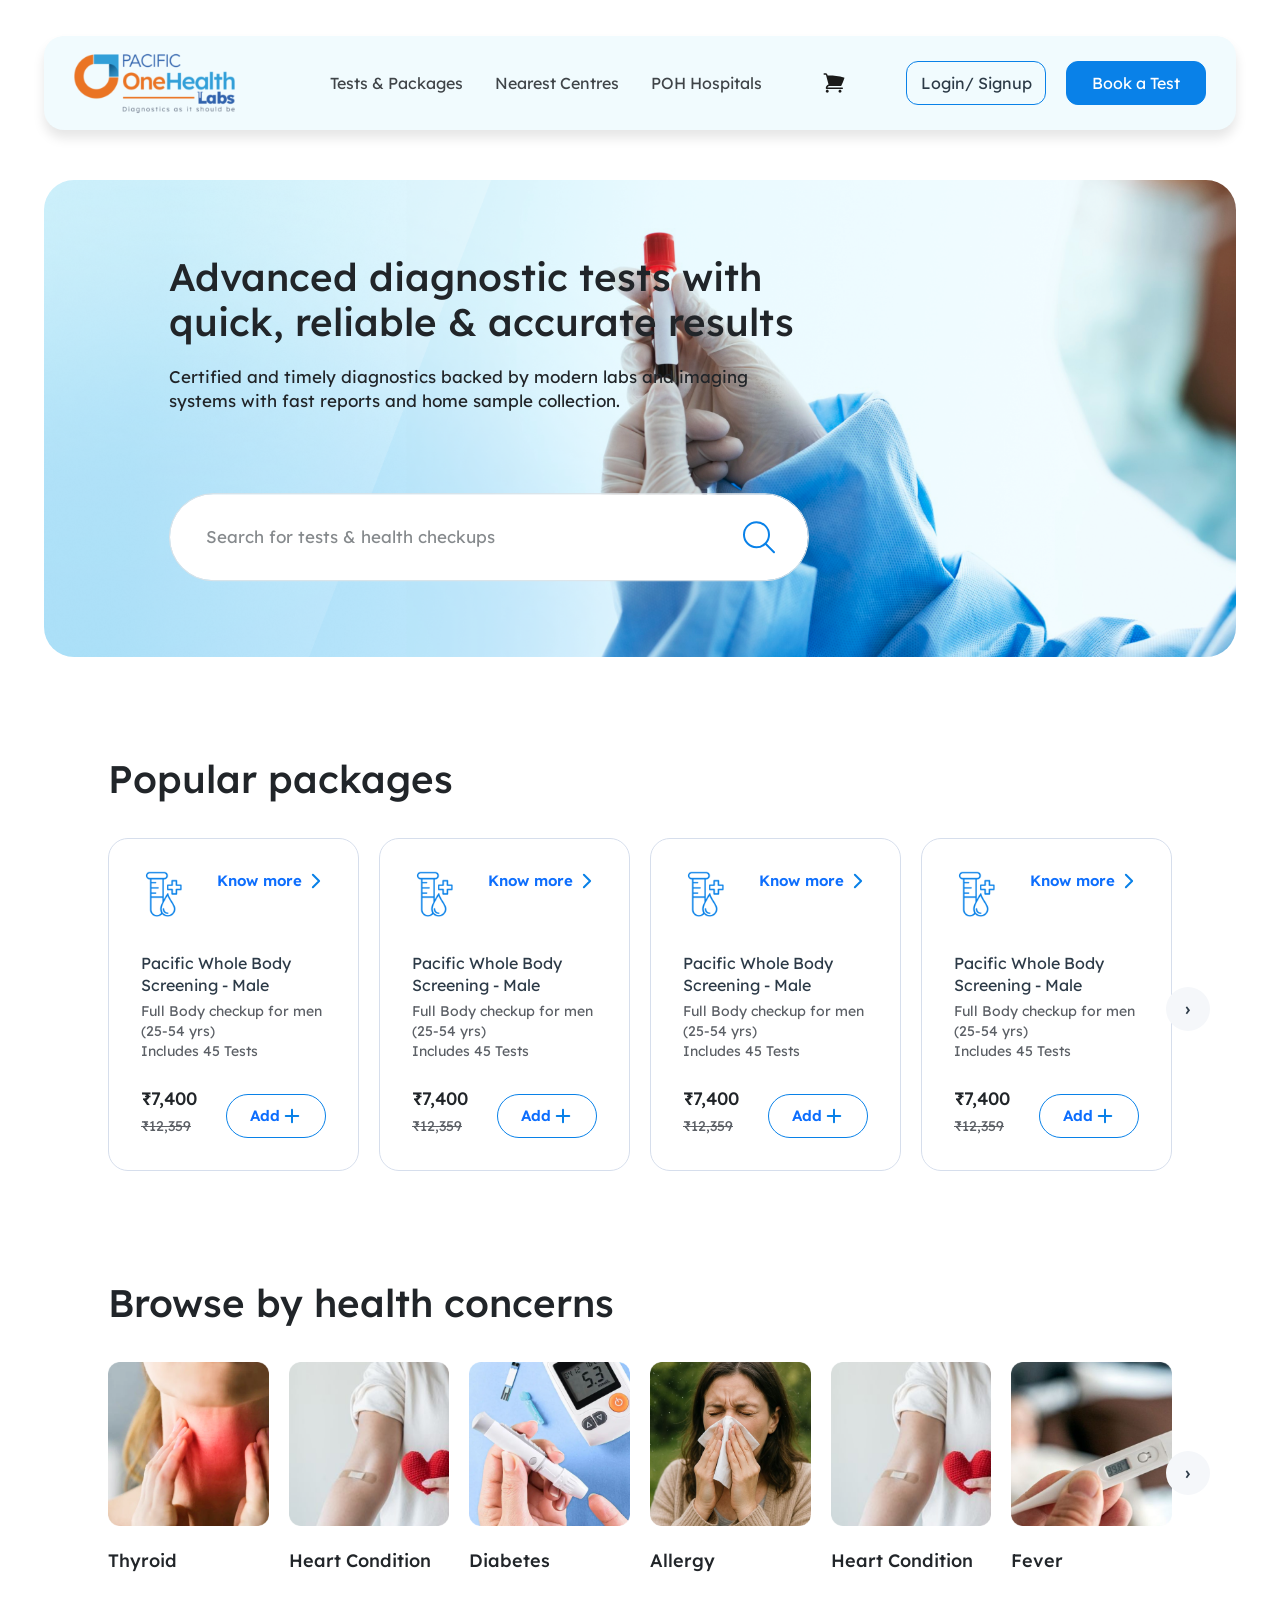
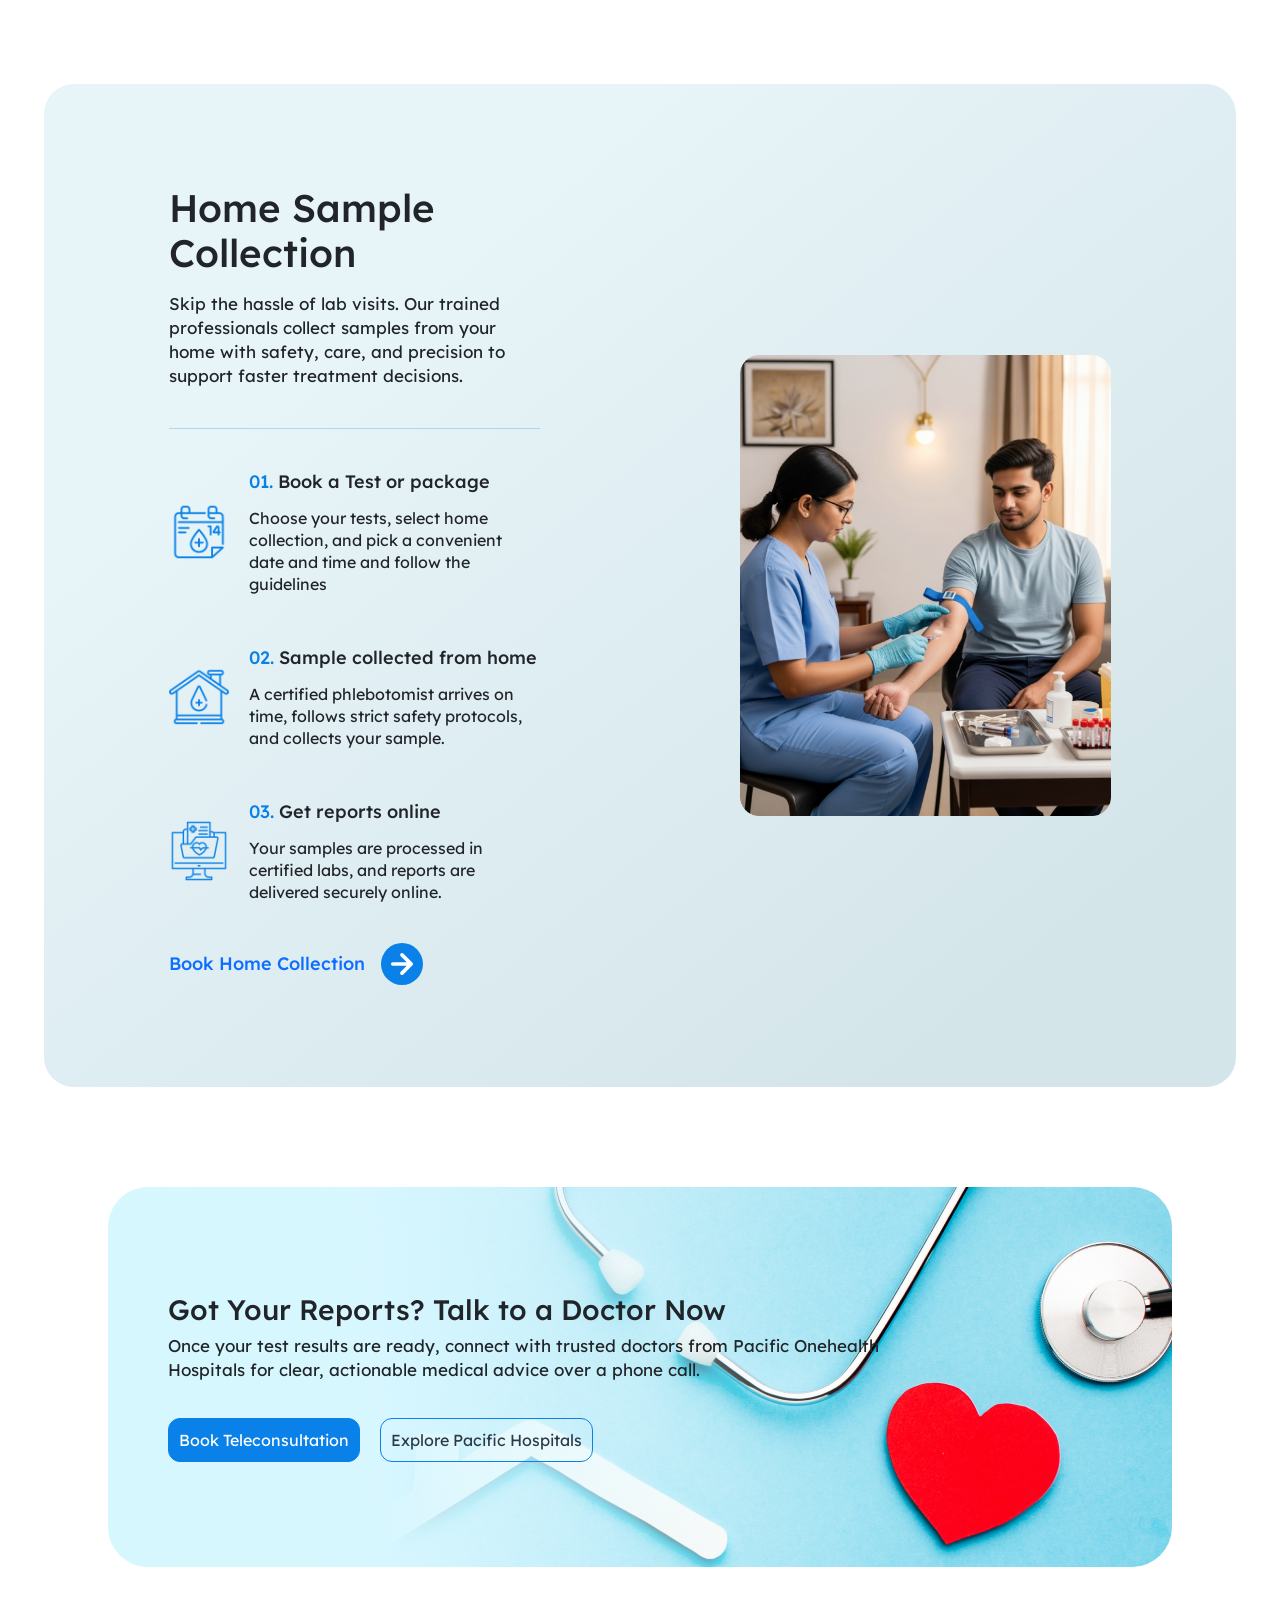
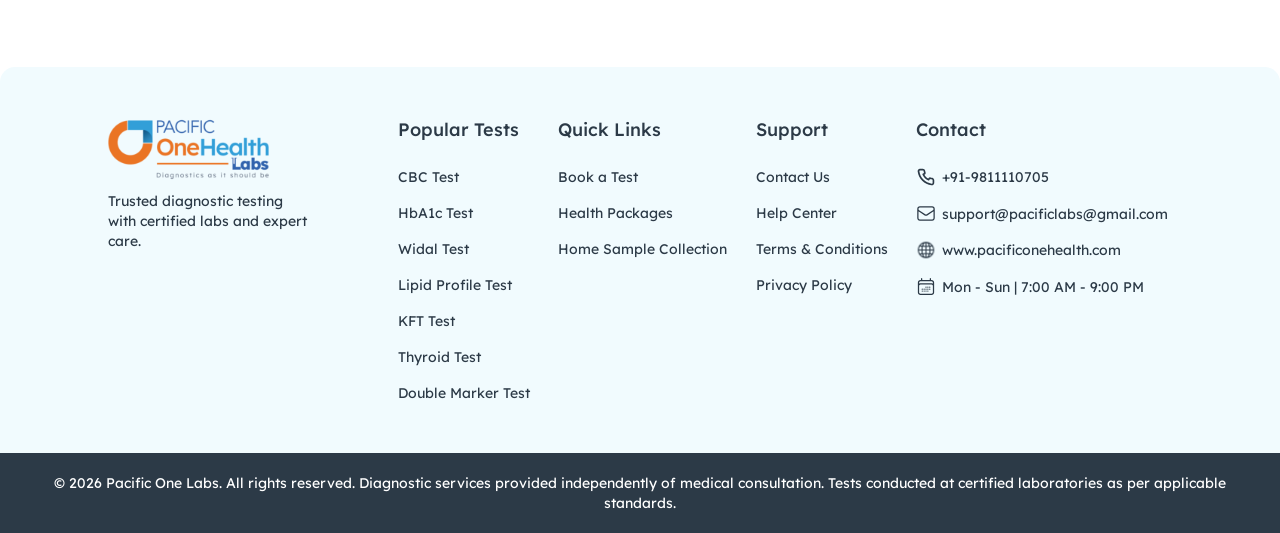
<file: index.html>
<!doctype html>
<html lang="en">
  <head>
    <meta charset="UTF-8" />
    <meta name="viewport" content="width=device-width, initial-scale=1.0" />
    <title>Home page</title>
    <link
      href="https://cdn.jsdelivr.net/npm/bootstrap@5.3.8/dist/css/bootstrap.min.css"
      rel="stylesheet"
      integrity="sha384-sRIl4kxILFvY47J16cr9ZwB07vP4J8+LH7qKQnuqkuIAvNWLzeN8tE5YBujZqJLB"
      crossorigin="anonymous"
    />
    <link
      rel="stylesheet"
      href="https://cdnjs.cloudflare.com/ajax/libs/OwlCarousel2/2.3.4/assets/owl.carousel.min.css"
    />
    <link
      rel="stylesheet"
      href="https://cdnjs.cloudflare.com/ajax/libs/OwlCarousel2/2.3.4/assets/owl.theme.default.min.css"
    />
    <link rel="stylesheet" href="./assets/css/style.css" />
  </head>

  <body>
    <!-- navigation bar -->
    <header class="site-header">
      <div class="container-fluid">
        <div class="heroSection-inner">
          <div class="logo">
            <img src="./assets/images/logo.svg" alt="Logo" />
          </div>
          <nav class="main-nav">
            <ul>
              <li><a href="./package-detail.html">Tests & Packages</a></li>
              <li><a href="#">Nearest Centres</a></li>
              <li><a href="https://pacificonehealth.com" target="_blank">POH Hospitals</a></li>
            </ul>
            <div class="cart-area">
              <img src="./assets/images/icons/cart.svg" alt="" />
            </div>
            <div class="header-cta">
              <a href="javascript:void(0)" id="openLogin" class="btn-cta">
                  Login/ Signup
              </a>
              <a href="#" class="btn-book">
                Book a Test
              </a>
            </div>
          </nav>
        </div>
      </div>
    </header>
    <!-- navigation bar -->

    <!-- banner section -->
    <section class="container-fluid">
      <div class="bannerBg">
        <div class="captionArea">
          <h1>
            Advanced diagnostic tests with quick, reliable & accurate results
          </h1>
          <h4>
            Certified and timely diagnostics backed by modern labs and imaging
            systems with fast reports and home sample collection.
          </h4>
          <form action="">
            <input
              type="text"
              class="form-control"
              placeholder="Search for tests & health checkups"
            />
            <img src="./assets/images/icons/lens.svg" alt="" />
          </form>
        </div>
      </div>
    </section>
    <!-- banner section -->

    <section class="popularPackageArea">
      <div class="container-fluid">
        <h1>Popular packages</h1>
        <div class="carouselArea owl-carousel owl-theme">
          <div class="innerBox">
            <div class="topArea">
              <img src="./assets/images/icons/popular-package-one.svg" alt="" />
              <a href="#"
                >Know more
                <span
                  ><img
                    src="./assets/images/icons/blue-arrow.svg"
                    alt="" /></span
              ></a>
            </div>
            <div class="centerArea">
              <h5>Pacific Whole Body Screening - Male</h5>
              <p>Full Body checkup for men (25-54 yrs)</p>
              <p>Includes 45 Tests</p>
            </div>
            <div class="bottomArea">
              <h3>₹7,400 <span>₹12,359</span></h3>
              <a href="#"
                >Add
                <span
                  ><img
                    src="./assets/images/icons/blue-plus.svg"
                    alt="" /></span
              ></a>
            </div>
          </div>
          <div class="innerBox">
            <div class="topArea">
              <img src="./assets/images/icons/popular-package-one.svg" alt="" />
              <a href="#"
                >Know more
                <span
                  ><img
                    src="./assets/images/icons/blue-arrow.svg"
                    alt="" /></span
              ></a>
            </div>
            <div class="centerArea">
              <h5>Pacific Whole Body Screening - Male</h5>
              <p>Full Body checkup for men (25-54 yrs)</p>
              <p>Includes 45 Tests</p>
            </div>
            <div class="bottomArea">
              <h3>₹7,400 <span>₹12,359</span></h3>
              <a href="#"
                >Add
                <span
                  ><img
                    src="./assets/images/icons/blue-plus.svg"
                    alt="" /></span
              ></a>
            </div>
          </div>
          <div class="innerBox">
            <div class="topArea">
              <img src="./assets/images/icons/popular-package-one.svg" alt="" />
              <a href="#"
                >Know more
                <span
                  ><img
                    src="./assets/images/icons/blue-arrow.svg"
                    alt="" /></span
              ></a>
            </div>
            <div class="centerArea">
              <h5>Pacific Whole Body Screening - Male</h5>
              <p>Full Body checkup for men (25-54 yrs)</p>
              <p>Includes 45 Tests</p>
            </div>
            <div class="bottomArea">
              <h3>₹7,400 <span>₹12,359</span></h3>
              <a href="#"
                >Add
                <span
                  ><img
                    src="./assets/images/icons/blue-plus.svg"
                    alt="" /></span
              ></a>
            </div>
          </div>
          <div class="innerBox">
            <div class="topArea">
              <img src="./assets/images/icons/popular-package-one.svg" alt="" />
              <a href="#"
                >Know more
                <span
                  ><img
                    src="./assets/images/icons/blue-arrow.svg"
                    alt="" /></span
              ></a>
            </div>
            <div class="centerArea">
              <h5>Pacific Whole Body Screening - Male</h5>
              <p>Full Body checkup for men (25-54 yrs)</p>
              <p>Includes 45 Tests</p>
            </div>
            <div class="bottomArea">
              <h3>₹7,400 <span>₹12,359</span></h3>
              <a href="#"
                >Add
                <span
                  ><img
                    src="./assets/images/icons/blue-plus.svg"
                    alt="" /></span
              ></a>
            </div>
          </div>
          <div class="innerBox">
            <div class="topArea">
              <img src="./assets/images/icons/popular-package-one.svg" alt="" />
              <a href="#"
                >Know more
                <span
                  ><img
                    src="./assets/images/icons/blue-arrow.svg"
                    alt="" /></span
              ></a>
            </div>
            <div class="centerArea">
              <h5>Pacific Whole Body Screening - Male</h5>
              <p>Full Body checkup for men (25-54 yrs)</p>
              <p>Includes 45 Tests</p>
            </div>
            <div class="bottomArea">
              <h3>₹7,400 <span>₹12,359</span></h3>
              <a href="#"
                >Add
                <span
                  ><img
                    src="./assets/images/icons/blue-plus.svg"
                    alt="" /></span
              ></a>
            </div>
          </div>
          <div class="innerBox">
            <div class="topArea">
              <img src="./assets/images/icons/popular-package-one.svg" alt="" />
              <a href="#"
                >Know more
                <span
                  ><img
                    src="./assets/images/icons/blue-arrow.svg"
                    alt="" /></span
              ></a>
            </div>
            <div class="centerArea">
              <h5>Pacific Whole Body Screening - Male</h5>
              <p>Full Body checkup for men (25-54 yrs)</p>
              <p>Includes 45 Tests</p>
            </div>
            <div class="bottomArea">
              <h3>₹7,400 <span>₹12,359</span></h3>
              <a href="#"
                >Add
                <span
                  ><img
                    src="./assets/images/icons/blue-plus.svg"
                    alt="" /></span
              ></a>
            </div>
          </div>
        </div>
      </div>
    </section>

    <section class="healthConcernArea">
      <div class="container-fluid">
        <h1>Browse by health concerns</h1>
        <div class="healthConcernCarouselArea owl-carousel owl-theme">
          <div class="innerBox">
            <img src="./assets/images/homepage-images/thyroid.png" alt="" />
            <h3>Thyroid</h3>
          </div>
          <div class="innerBox">
            <img
              src="./assets/images/homepage-images/heart-conditions.png"
              alt=""
            />
            <h3>Heart Condition</h3>
          </div>
          <div class="innerBox">
            <img src="./assets/images/homepage-images/diabetes.png" alt="" />
            <h3>Diabetes</h3>
          </div>
          <div class="innerBox">
            <img src="./assets/images/homepage-images/allergy.png" alt="" />
            <h3>Allergy</h3>
          </div>
          <div class="innerBox">
            <img
              src="./assets/images/homepage-images/heart-conditions.png"
              alt=""
            />
            <h3>Heart Condition</h3>
          </div>
          <div class="innerBox">
            <img src="./assets/images/homepage-images/fever.png" alt="" />
            <h3>Fever</h3>
          </div>
          <div class="innerBox">
            <img src="./assets/images/homepage-images/allergy.png" alt="" />
            <h3>Allergy</h3>
          </div>
        </div>
      </div>
    </section>

    <section class="container-fluid">
      <div class="collectionBookingSection">
        <div class="leftArea">
          <h1>Home Sample Collection</h1>
          <p>
            Skip the hassle of lab visits. Our trained professionals collect
            samples from your home with safety, care, and precision to support
            faster treatment decisions.
          </p>
          <hr />
          <div class="listingArea">
            <div class="listingAreaInner">
              <div class="iconArea">
                <img
                  src="./assets/images/icons/colection-icon-one.svg"
                  alt=""
                />
              </div>
              <div class="textArea">
                <h3><span>01.</span> Book a Test or package</h3>
                <p>
                  Choose your tests, select home collection, and pick a
                  convenient date and time and follow the guidelines
                </p>
              </div>
            </div>
            <div class="listingAreaInner">
              <div class="iconArea">
                <img
                  src="./assets/images/icons/colection-icon-two.svg"
                  alt=""
                />
              </div>
              <div class="textArea">
                <h3><span>02.</span> Sample collected from home</h3>
                <p>
                  A certified phlebotomist arrives on time, follows strict
                  safety protocols, and collects your sample.
                </p>
              </div>
            </div>
            <div class="listingAreaInner">
              <div class="iconArea">
                <img
                  src="./assets/images/icons/colection-icon-three.svg"
                  alt=""
                />
              </div>
              <div class="textArea">
                <h3><span>03.</span> Get reports online</h3>
                <p>
                  Your samples are processed in certified labs, and reports are
                  delivered securely online.
                </p>
              </div>
            </div>
          </div>
          <a href="#"
            >Book Home Collection
            <span
              ><img
                src="./assets/images/icons/circle-blue-arrow.svg"
                alt="" /></span
          ></a>
        </div>
        <div class="rightArea">
          <img src="./assets/images/homepage-images/sample-image.png" alt="" />
        </div>
      </div>
    </section>

    <div class="ctaArea">
      <div class="container-fluid">
        <div class="ctaBgArea">
          <div class="ctaAreaInner">
            <h2>Got Your Reports? Talk to a Doctor Now</h2>
            <h4>
              Once your test results are ready, connect with trusted doctors
              from Pacific Onehealth Hospitals for clear, actionable medical
              advice over a phone call.
            </h4>
            <div class="buttonFlex">
              <a href="#" class="firstButton">Book Teleconsultation</a>
              <a href="#" class="secondButton">Explore Pacific Hospitals</a>
            </div>
          </div>
        </div>
      </div>
    </div>

    <footer>
      <div class="container-fluid">
        <div class="footer-inner">
          <div class="footer-col">
            <div class="footer-logo">
              <img src="./assets/images/logo.svg" alt="logo" />
            </div>
            <p>
              Trusted diagnostic testing with certified labs and expert care.
            </p>
          </div>

          <div class="footer-col">
            <h3>Popular Tests</h3>
            <ul id="footerCategoryMenuListContainer">
              <li>
                <a href="#">
                  <span>CBC Test</span>
                </a>
              </li>
              <li>
                <a href="#">
                  <span>HbA1c Test</span>
                </a>
              </li>
              <li>
                <a href="#">
                  <span>Widal Test</span>
                </a>
              </li>
              <li>
                <a href="#">
                  <span>Lipid Profile Test</span>
                </a>
              </li>
              <li>
                <a href="#">
                  <span>KFT Test</span>
                </a>
              </li>
              <li>
                <a href="#">
                  <span>Thyroid Test</span>
                </a>
              </li>
              <li>
                <a href="#">
                  <span>Double Marker Test</span>
                </a>
              </li>
            </ul>
          </div>

          <div class="footer-col">
            <h3>Quick Links</h3>
            <ul>
              <li>
                <a href="#">
                  <span>Book a Test</span>
                </a>
              </li>

              <li>
                <a href="#">
                  <span>Health Packages</span>
                </a>
              </li>
              <li>
                <a href="#">
                  <span>Home Sample Collection</span>
                </a>
              </li>
            </ul>
          </div>

          <div class="footer-col">
            <h3>Support</h3>
            <ul>
              <li>
                <a href="#">
                  <span>Contact Us</span>
                </a>
              </li>

              <li>
                <a href="#">
                  <span>Help Center</span>
                </a>
              </li>
              <li>
                <a href="#">
                  <span>Terms & Conditions</span>
                </a>
              </li>
              <li>
                <a href="#">
                  <span>Privacy Policy</span>
                </a>
              </li>
            </ul>
          </div>

          <div class="footer-col">
            <h3>Contact</h3>
            <ul>
              <li>
                <a href="#">
                  <img src="./assets/images/icons/call.svg" alt="" />
                  +91-9811110705
                </a>
              </li>
              <li>
                <a href="#">
                  <img src="./assets/images/icons/mail.svg" alt="" />
                  support@pacificlabs@gmail.com
                </a>
              </li>
              <li>
                <a href="#">
                  <img src="./assets/images/icons/web.svg" alt="" />
                  www.pacificonehealth.com
                </a>
              </li>
              <li>
                <a href="#">
                  <img src="./assets/images/icons/time.svg" alt="" /> Mon - Sun
                  | 7:00 AM - 9:00 PM
                </a>
              </li>
            </ul>
          </div>
        </div>
      </div>
    </footer>

    <div class="bottomLine">
        <p>© 2026 Pacific One Labs. All rights reserved. Diagnostic services provided independently of medical consultation. Tests conducted at certified laboratories as per applicable standards.</p>
    </div>

    <!-- address Modal -->
    <div class="modal fade addressModal" id="addressModal" tabindex="-1">
        <div class="modal-dialog modal-dialog-centered modal-lg">
            <div class="modal-content">
            <div class="modal-body">
                <h4>Address</h4>
                <p class="subText">Add the address for sample collection</p>

                <div class="row g-3 mt-3">

                <div class="col-md-6">
                    <label>Address</label>
                    <input type="text" class="form-control">
                </div>

                <div class="col-md-6">
                    <label>City</label>
                    <input type="text" class="form-control">
                </div>

                <div class="col-md-6">
                    <label>State</label>
                    <input type="text" class="form-control">
                </div>

                <div class="col-md-6">
                    <label>PIN code</label>
                    <input type="text" class="form-control">
                </div>

                </div>

                <button class="btn continueBtn mt-4">
                Continue
                </button>

            </div>

            </div>
        </div>
    </div>

    <!-- Login Modal -->
    <div class="modal fade loginModal" id="loginModal" tabindex="-1">
        <div class="modal-dialog modal-dialog-centered modal-lg">
            <div class="modal-content">
                <div class="modal-body">
                    <div class="row">
                    <!-- Left Image -->
                        <div class="col-md-5 imageArea">
                            <img src="./assets/images/auth-image.png" alt="">
                        </div>
                        <!-- Right Form -->
                        <div class="col-md-7 formArea">
                            <h3>Login</h3>
                            <p>Book lab tests and get access to your orders, reports and more in your account</p>

                            <div class="mt-4">
                            <label>Name</label>
                            <input type="text" class="form-control" value="Divya">
                            </div>

                            <div class="mt-3">
                            <label>Mobile number</label>

                            <div class="d-flex gap-2">

                                <select class="form-select countryCode">
                                    <option>+91</option>
                                    <option>+91</option>
                                    <option>+91</option>
                                    <option>+91</option>
                                    <option>+91</option>
                                </select>

                                <input type="text" class="form-control">
                            </div>
                            </div>

                            <button class="btn sendOtpBtn mt-4" id="openOtp">
                                Send OTP
                            </button>

                            <p class="signupText mt-3">
                            New to Pacific OneHealth Labs? <a href="#">Signup</a>
                            </p>
                        </div>
                    </div>
                </div>

            </div>
        </div>
    </div>

    <!-- Otp Modal -->
    <div class="modal fade otpModal" id="otpModal" tabindex="-1">
        <div class="modal-dialog modal-dialog-centered modal-lg">
            <div class="modal-content">
                <div class="modal-body">
                    <div class="row">
                    <!-- Left Image -->
                        <div class="col-md-5 imageArea">
                            <img src="./assets/images/auth-image.png" alt="">
                        </div>
                        <!-- Right Content -->
                        <div class="col-md-7 otpArea">

                            <h3>Enter OTP</h3>

                            <p>
                            An OTP has been sent to your registered mobile number ending with 6421
                            </p>

                            <div class="otpInputs mt-4">
                            <input maxlength="1">
                            <input maxlength="1">
                            <input maxlength="1">
                            <input maxlength="1">
                            <input maxlength="1">
                            <input maxlength="1">
                            </div>

                            <p class="resendText mt-3">
                            Did not receive OTP? <a href="#">Resend</a>
                            </p>

                            <button class="btn submitOtpBtn mt-3">
                            Submit OTP
                            </button>

                            <p class="signupText mt-3">
                            New to Pacific OneHealth Labs? <a href="#">Signup</a>
                            </p>

                        </div>
                    </div>
                </div>
            </div>
        </div>
    </div>

    <!-- Date modal -->
     <div class="modal fade dateTimeModal" id="dateTimeModal" tabindex="-1">
        <div class="modal-dialog modal-dialog-centered modal-xl">
            <div class="modal-content">

            <div class="modal-body">

                <h3>Date & Time</h3>
                <p>Please select the date and slot for home sample collection as per your convenience</p>

                <div class="row mt-4">

                <!-- Calendar -->
                <div class="col-md-4">

                    <h6>Select Date</h6>

                    <div class="calendarBox">

                    <div class="calHeader">
                        <span id="prevMonth">&#8249;</span>
                        <strong id="monthYear"></strong>
                        <span id="nextMonth">&#8250;</span>
                    </div>

                    <div class="weekDays">
                        <span>Mon</span><span>Tue</span><span>Wed</span>
                        <span>Thu</span><span>Fri</span><span>Sat</span><span>Sun</span>
                    </div>

                    <div class="datesGrid" id="datesGrid"></div>

                    </div>

                </div>

                <!-- Time Slots -->
                <div class="col-md-8">

                    <h6>Time Slot</h6>

                    <div class="slotsArea">

                    <span class="slot">10:30 am</span>
                    <span class="slot">11:00 am</span>
                    <span class="slot">11:30 am</span>
                    <span class="slot">12:00 pm</span>

                    <span class="slot disabled">12:30 pm</span>
                    <span class="slot disabled">1:00 pm</span>
                    <span class="slot active">1:30 pm</span>
                    <span class="slot">2:00 pm</span>

                    <span class="slot">2:30 pm</span>
                    <span class="slot">3:00 pm</span>
                    <span class="slot">3:30 pm</span>
                    <span class="slot">4:00 pm</span>

                    <span class="slot">4:30 pm</span>
                    <span class="slot disabled">5:00 pm</span>
                    <span class="slot">5:30 pm</span>

                    </div>

                    <a href="#" class="viewMore">View more</a>

                </div>

                </div>

                <button class="btn confirmBtn mt-4">
                Confirm
                </button>

            </div>

            </div>
        </div>
    </div>

    <script
      src="https://code.jquery.com/jquery-3.7.1.min.js"
      integrity="sha256-/JqT3SQfawRcv/BIHPThkBvs0OEvtFFmqPF/lYI/Cxo="
      crossorigin="anonymous"
    ></script>
    <script
      src="https://cdn.jsdelivr.net/npm/bootstrap@5.3.8/dist/js/bootstrap.bundle.min.js"
      integrity="sha384-FKyoEForCGlyvwx9Hj09JcYn3nv7wiPVlz7YYwJrWVcXK/BmnVDxM+D2scQbITxI"
      crossorigin="anonymous"
    ></script>
    <script src="https://cdnjs.cloudflare.com/ajax/libs/OwlCarousel2/2.3.4/owl.carousel.min.js"></script>
    <script src="./assets/js/app.js"></script>
  </body>
</html>
</file>
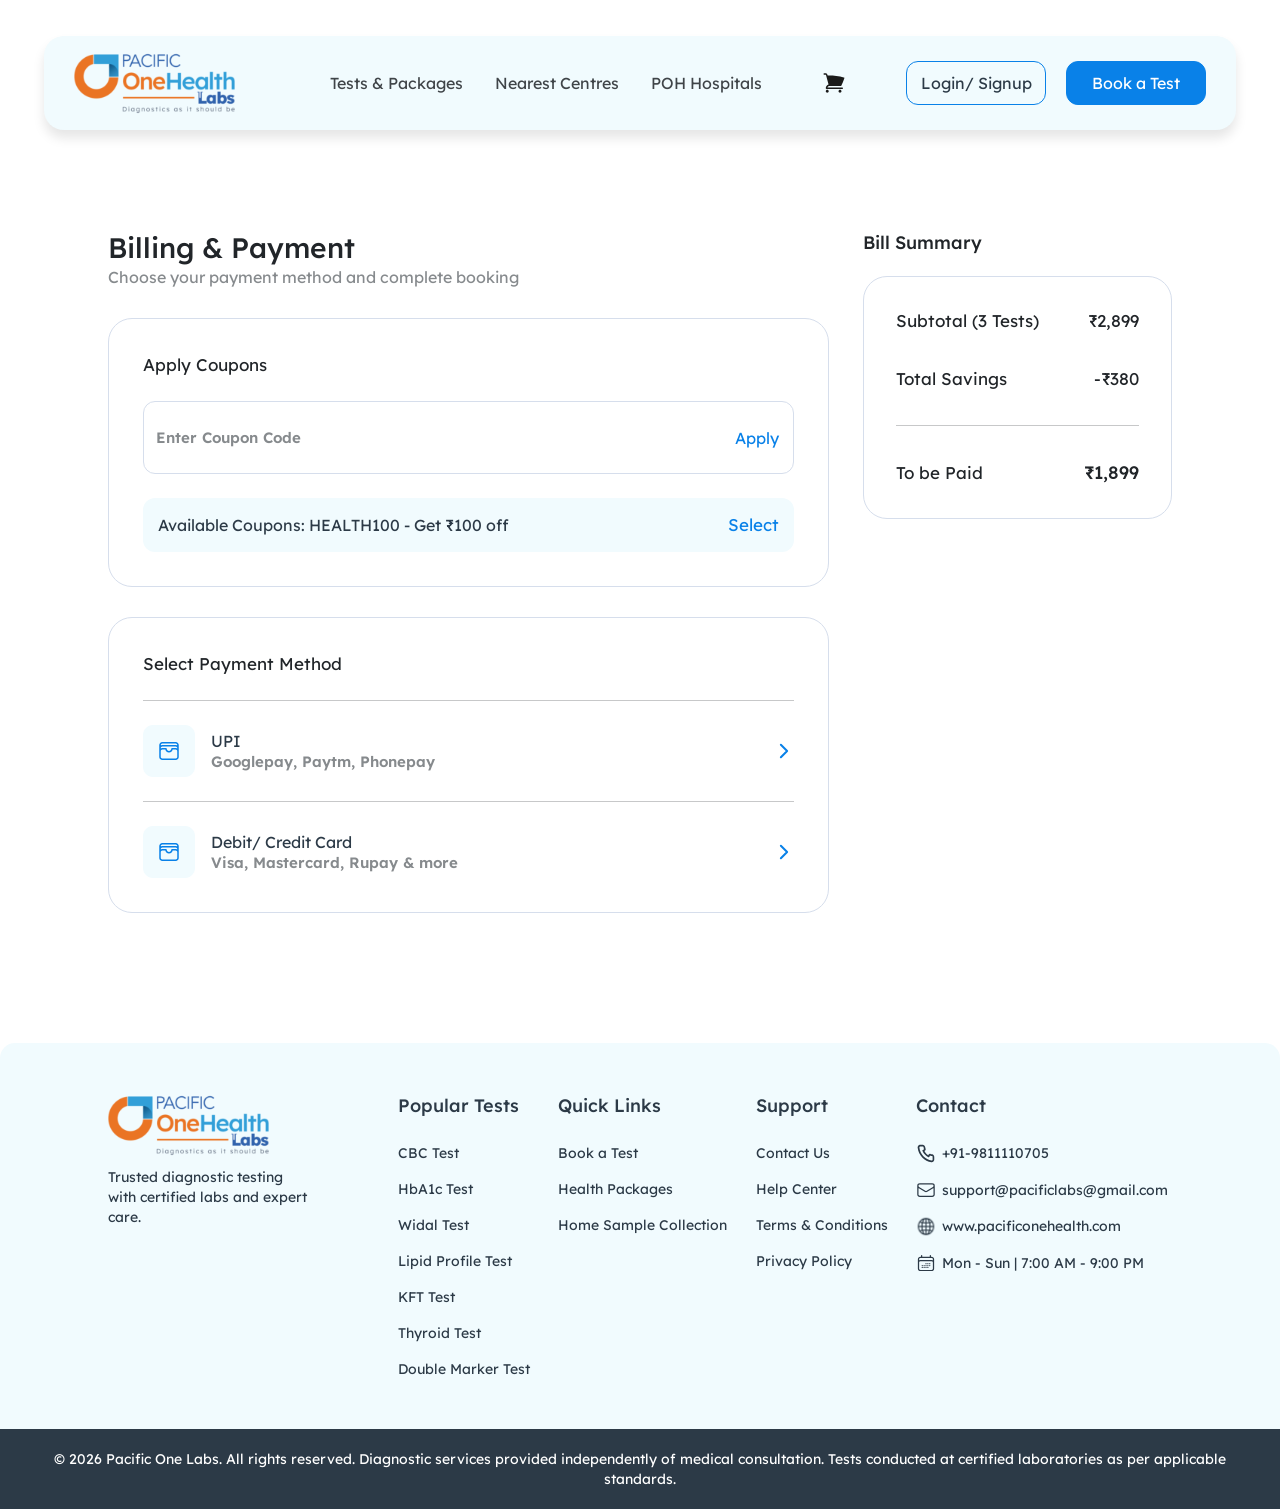
<file: billing.html>
<!DOCTYPE html>
<html lang="en">

<head>
    <meta charset="UTF-8" />
    <meta name="viewport" content="width=device-width, initial-scale=1.0" />
    <title>Billing Page</title>
    <link href="https://cdn.jsdelivr.net/npm/bootstrap@5.3.8/dist/css/bootstrap.min.css" rel="stylesheet"
        integrity="sha384-sRIl4kxILFvY47J16cr9ZwB07vP4J8+LH7qKQnuqkuIAvNWLzeN8tE5YBujZqJLB" crossorigin="anonymous" />
    <link rel="stylesheet" href="https://cdnjs.cloudflare.com/ajax/libs/OwlCarousel2/2.3.4/assets/owl.carousel.min.css">
    <link rel="stylesheet" href="https://cdnjs.cloudflare.com/ajax/libs/OwlCarousel2/2.3.4/assets/owl.theme.default.min.css">
    <link rel="stylesheet" href="./assets/css/style.css" />
</head>

<body>
    <!-- navigation bar -->
    <header class="site-header">
        <div class="container-fluid">
            <div class="heroSection-inner">
                <div class="logo">
                    <img src="./assets/images/logo.svg" alt="Logo">
                </div>
                <nav class="main-nav">
                    <ul>
                        <li><a href="./package-detail.html">Tests & Packages</a></li>
                        <li><a href="#">Nearest Centres</a></li>
                        <li><a href="https://pacificonehealth.com" target="_blank">POH Hospitals</a></li>
                        <!-- <li class="has-dropdown">
                            <a href="#">Services <span><img src="./assets/images/icons/down-chev.svg" alt=""></span></a>
                        </li> -->
                    </ul>
                    <div class="cart-area">
                        <img src="./assets/images/icons/cart.svg" alt="">
                    </div>
                    <div class="header-cta">
                        <a href="javascript:void(0)" id="openLogin" class="btn-cta">
                            Login/ Signup
                        </a>
                        <a href="#" class="btn-book">
                            Book a Test
                        </a>
                    </div>
                </nav>
                <!-- <button class="menu-toggle">
                    <span></span>
                    <span></span>
                    <span></span>
                </button> -->
            </div>
        </div>
    </header>
    <!-- navigation bar -->

    <div class="cartPage">
        <div class="container-fluid">
            <div class="cartPageInner">
                <div class="leftArea">
                    <h2>Billing & Payment</h2>
                    <h5>Choose your payment method and complete booking</h5>
                    <div class="cartArea">
                        <h4>Apply Coupons</h4>
                        <div class="inputArea">
                            <form action="">
                                <input type="text" class="form-control" placeholder="Enter Coupon Code" />
                                <a href="javascript:void(0)">Apply</a>
                            </form>
                        </div>
                        <div class="selectedCoupon">
                            <h5>Available Coupons: HEALTH100 - Get ₹100 off</h5>
                            <a href="javascript:void(0)">Select</a>
                        </div>
                    </div>
                    <div class="cartArea">
                        <h4>Select Payment Method</h4>
                        <hr>
                        <div class="inner">
                            <div class="leftInner">
                                <img src="./assets/images/icons/wallet.svg" alt="">
                                <div>
                                    <h5>UPI</h5>
                                    <h6>Googlepay, Paytm, Phonepay</h6>
                                </div>
                            </div>
                            <div class="rightInner">
                                <a href="javascript:void(0)">
                                    <img src="./assets/images/icons/blue-arrow.svg" alt="">
                                </a>
                            </div>
                        </div>
                        <hr>
                        <div class="inner">
                            <div class="leftInner">
                                <img src="./assets/images/icons/wallet.svg" alt="">
                                <div>
                                    <h5>Debit/ Credit Card</h5>
                                    <h6>Visa, Mastercard, Rupay & more</h6>
                                </div>
                            </div>
                            <div class="rightInner">
                                <a href="javascript:void(0)">
                                    <img src="./assets/images/icons/blue-arrow.svg" alt="">
                                </a>
                            </div>
                        </div>
                    </div>
                </div>
                <div class="rightArea">
                    <h3>Bill Summary</h3>
                    <div class="billSummaryArea">
                        <div class="inner">
                            <div class="leftInner">
                                <h4>Subtotal (3 Tests)</h4>
                            </div>
                            <div class="rightInner">
                                <h4>₹2,899</h4>
                            </div>
                        </div>
                        <div class="inner">
                            <div class="leftInner">
                                <h4>Total Savings</h4>
                            </div>
                            <div class="rightInner">
                                <h4>-₹380</h4>
                            </div>
                        </div>
                        <hr>
                        <div class="inner">
                            <div class="leftInner">
                                <h4>To be Paid</h4>
                            </div>
                            <div class="rightInner">
                                <h3>₹1,899</h3>
                            </div>
                        </div>
                    </div>
                </div>
            </div>
        </div>
    </div>

    <footer>
        <div class="container-fluid">
            <div class="footer-inner">
                <div class="footer-col">
                    <div class="footer-logo">
                        <img src="./assets/images/logo.svg" alt="logo">
                    </div>
                    <p>Trusted diagnostic testing with certified labs and expert care.</p>
                </div>

                <div class="footer-col">
                    <h3>Popular Tests</h3>
                    <ul id="footerCategoryMenuListContainer">
                        <li>
                            <a href="#">
                                <span>CBC Test</span>
                            </a>
                        </li>
                        <li>
                            <a href="#">
                                <span>HbA1c Test</span>
                            </a>
                        </li>
                        <li>
                            <a href="#">
                                <span>Widal Test</span>
                            </a>
                        </li>
                        <li>
                            <a href="#">
                                <span>Lipid Profile Test</span>
                            </a>
                        </li>
                        <li>
                            <a href="#">
                                <span>KFT Test</span>
                            </a>
                        </li>
                        <li>
                            <a href="#">
                                <span>Thyroid Test</span>
                            </a>
                        </li>
                        <li>
                            <a href="#">
                                <span>Double Marker Test</span>
                            </a>
                        </li>
                    </ul>
                </div>

                <div class="footer-col">
                    <h3>Quick Links</h3>
                    <ul>
                        <li>
                            <a href="#">
                                <span>Book a Test</span>
                            </a>
                        <li>
                            <a href="#">
                                <span>Health Packages</span>
                            </a>
                        </li>
                        <li>
                            <a href="#">
                                <span>Home Sample Collection</span>
                            </a>
                        </li>
                    </ul>
                </div>

                <div class="footer-col">
                    <h3>Support</h3>
                    <ul>
                        <li>
                            <a href="#">
                                <span>Contact Us</span>
                            </a>
                        <li>
                            <a href="#">
                                <span>Help Center</span>
                            </a>
                        </li>
                        <li>
                            <a href="#">
                                <span>Terms & Conditions</span>
                            </a>
                        </li>
                        <li>
                            <a href="#">
                                <span>Privacy Policy</span>
                            </a>
                        </li>
                    </ul>
                </div>

                <div class="footer-col">
                    <h3>Contact</h3>
                    <ul>
                        <li>
                            <a href="#">
                                <img src="./assets/images/icons/call.svg" alt=""> +91-9811110705
                            </a>
                        </li>
                        <li>
                            <a href="#">
                                <img src="./assets/images/icons/mail.svg" alt=""> support@pacificlabs@gmail.com
                            </a>
                        </li>
                        <li>
                            <a href="#">
                                <img src="./assets/images/icons/web.svg" alt=""> www.pacificonehealth.com
                            </a>
                        </li>
                        <li>
                            <a href="#">
                                <img src="./assets/images/icons/time.svg" alt=""> Mon - Sun | 7:00 AM - 9:00 PM
                            </a>
                        </li>
                    </ul>
                </div>
            </div>
        </div>
    </footer>

    <div class="bottomLine">
        <p>© 2026 Pacific One Labs. All rights reserved. Diagnostic services provided independently of medical consultation. Tests conducted at certified laboratories as per applicable standards.</p>
    </div>

    <!-- address Modal -->
    <div class="modal fade addressModal" id="addressModal" tabindex="-1">
        <div class="modal-dialog modal-dialog-centered modal-lg">
            <div class="modal-content">
            <div class="modal-body">
                <h4>Address</h4>
                <p class="subText">Add the address for sample collection</p>

                <div class="row g-3 mt-3">

                <div class="col-md-6">
                    <label>Address</label>
                    <input type="text" class="form-control">
                </div>

                <div class="col-md-6">
                    <label>City</label>
                    <input type="text" class="form-control">
                </div>

                <div class="col-md-6">
                    <label>State</label>
                    <input type="text" class="form-control">
                </div>

                <div class="col-md-6">
                    <label>PIN code</label>
                    <input type="text" class="form-control">
                </div>

                </div>

                <button class="btn continueBtn mt-4">
                Continue
                </button>

            </div>

            </div>
        </div>
    </div>

    <!-- Login Modal -->
    <div class="modal fade loginModal" id="loginModal" tabindex="-1">
        <div class="modal-dialog modal-dialog-centered modal-lg">
            <div class="modal-content">
                <div class="modal-body">
                    <div class="row">
                    <!-- Left Image -->
                        <div class="col-md-5 imageArea">
                            <img src="./assets/images/auth-image.png" alt="">
                        </div>
                        <!-- Right Form -->
                        <div class="col-md-7 formArea">
                            <h3>Login</h3>
                            <p>Book lab tests and get access to your orders, reports and more in your account</p>

                            <div class="mt-4">
                            <label>Name</label>
                            <input type="text" class="form-control" value="Divya">
                            </div>

                            <div class="mt-3">
                            <label>Mobile number</label>

                            <div class="d-flex gap-2">

                                <select class="form-select countryCode">
                                    <option>+91</option>
                                    <option>+91</option>
                                    <option>+91</option>
                                    <option>+91</option>
                                    <option>+91</option>
                                </select>

                                <input type="text" class="form-control">
                            </div>
                            </div>

                            <button class="btn sendOtpBtn mt-4" id="openOtp">
                                Send OTP
                            </button>

                            <p class="signupText mt-3">
                            New to Pacific OneHealth Labs? <a href="#">Signup</a>
                            </p>
                        </div>
                    </div>
                </div>

            </div>
        </div>
    </div>

    <!-- Otp Modal -->
    <div class="modal fade otpModal" id="otpModal" tabindex="-1">
        <div class="modal-dialog modal-dialog-centered modal-lg">
            <div class="modal-content">
                <div class="modal-body">
                    <div class="row">
                    <!-- Left Image -->
                        <div class="col-md-5 imageArea">
                            <img src="./assets/images/auth-image.png" alt="">
                        </div>
                        <!-- Right Content -->
                        <div class="col-md-7 otpArea">

                            <h3>Enter OTP</h3>

                            <p>
                            An OTP has been sent to your registered mobile number ending with 6421
                            </p>

                            <div class="otpInputs mt-4">
                            <input maxlength="1">
                            <input maxlength="1">
                            <input maxlength="1">
                            <input maxlength="1">
                            <input maxlength="1">
                            <input maxlength="1">
                            </div>

                            <p class="resendText mt-3">
                            Did not receive OTP? <a href="#">Resend</a>
                            </p>

                            <button class="btn submitOtpBtn mt-3">
                            Submit OTP
                            </button>

                            <p class="signupText mt-3">
                            New to Pacific OneHealth Labs? <a href="#">Signup</a>
                            </p>

                        </div>
                    </div>
                </div>
            </div>
        </div>
    </div>

    <!-- Date modal -->
     <div class="modal fade dateTimeModal" id="dateTimeModal" tabindex="-1">
        <div class="modal-dialog modal-dialog-centered modal-xl">
            <div class="modal-content">

            <div class="modal-body">

                <h3>Date & Time</h3>
                <p>Please select the date and slot for home sample collection as per your convenience</p>

                <div class="row mt-4">

                <!-- Calendar -->
                <div class="col-md-4">

                    <h6>Select Date</h6>

                    <div class="calendarBox">

                    <div class="calHeader">
                        <span id="prevMonth">&#8249;</span>
                        <strong id="monthYear"></strong>
                        <span id="nextMonth">&#8250;</span>
                    </div>

                    <div class="weekDays">
                        <span>Mon</span><span>Tue</span><span>Wed</span>
                        <span>Thu</span><span>Fri</span><span>Sat</span><span>Sun</span>
                    </div>

                    <div class="datesGrid" id="datesGrid"></div>

                    </div>

                </div>

                <!-- Time Slots -->
                <div class="col-md-8">

                    <h6>Time Slot</h6>

                    <div class="slotsArea">

                    <span class="slot">10:30 am</span>
                    <span class="slot">11:00 am</span>
                    <span class="slot">11:30 am</span>
                    <span class="slot">12:00 pm</span>

                    <span class="slot disabled">12:30 pm</span>
                    <span class="slot disabled">1:00 pm</span>
                    <span class="slot active">1:30 pm</span>
                    <span class="slot">2:00 pm</span>

                    <span class="slot">2:30 pm</span>
                    <span class="slot">3:00 pm</span>
                    <span class="slot">3:30 pm</span>
                    <span class="slot">4:00 pm</span>

                    <span class="slot">4:30 pm</span>
                    <span class="slot disabled">5:00 pm</span>
                    <span class="slot">5:30 pm</span>

                    </div>

                    <a href="#" class="viewMore">View more</a>

                </div>

                </div>

                <button class="btn confirmBtn mt-4">
                Confirm
                </button>

            </div>

            </div>
        </div>
    </div>

    <script src="https://code.jquery.com/jquery-3.7.1.min.js"
        integrity="sha256-/JqT3SQfawRcv/BIHPThkBvs0OEvtFFmqPF/lYI/Cxo=" crossorigin="anonymous"></script>
    <script src="https://cdn.jsdelivr.net/npm/bootstrap@5.3.8/dist/js/bootstrap.bundle.min.js"
        integrity="sha384-FKyoEForCGlyvwx9Hj09JcYn3nv7wiPVlz7YYwJrWVcXK/BmnVDxM+D2scQbITxI"
        crossorigin="anonymous"></script>
    <script src="https://cdnjs.cloudflare.com/ajax/libs/OwlCarousel2/2.3.4/owl.carousel.min.js"></script>
    <script src="./assets/js/app.js"></script>
</body>

</html>
</file>
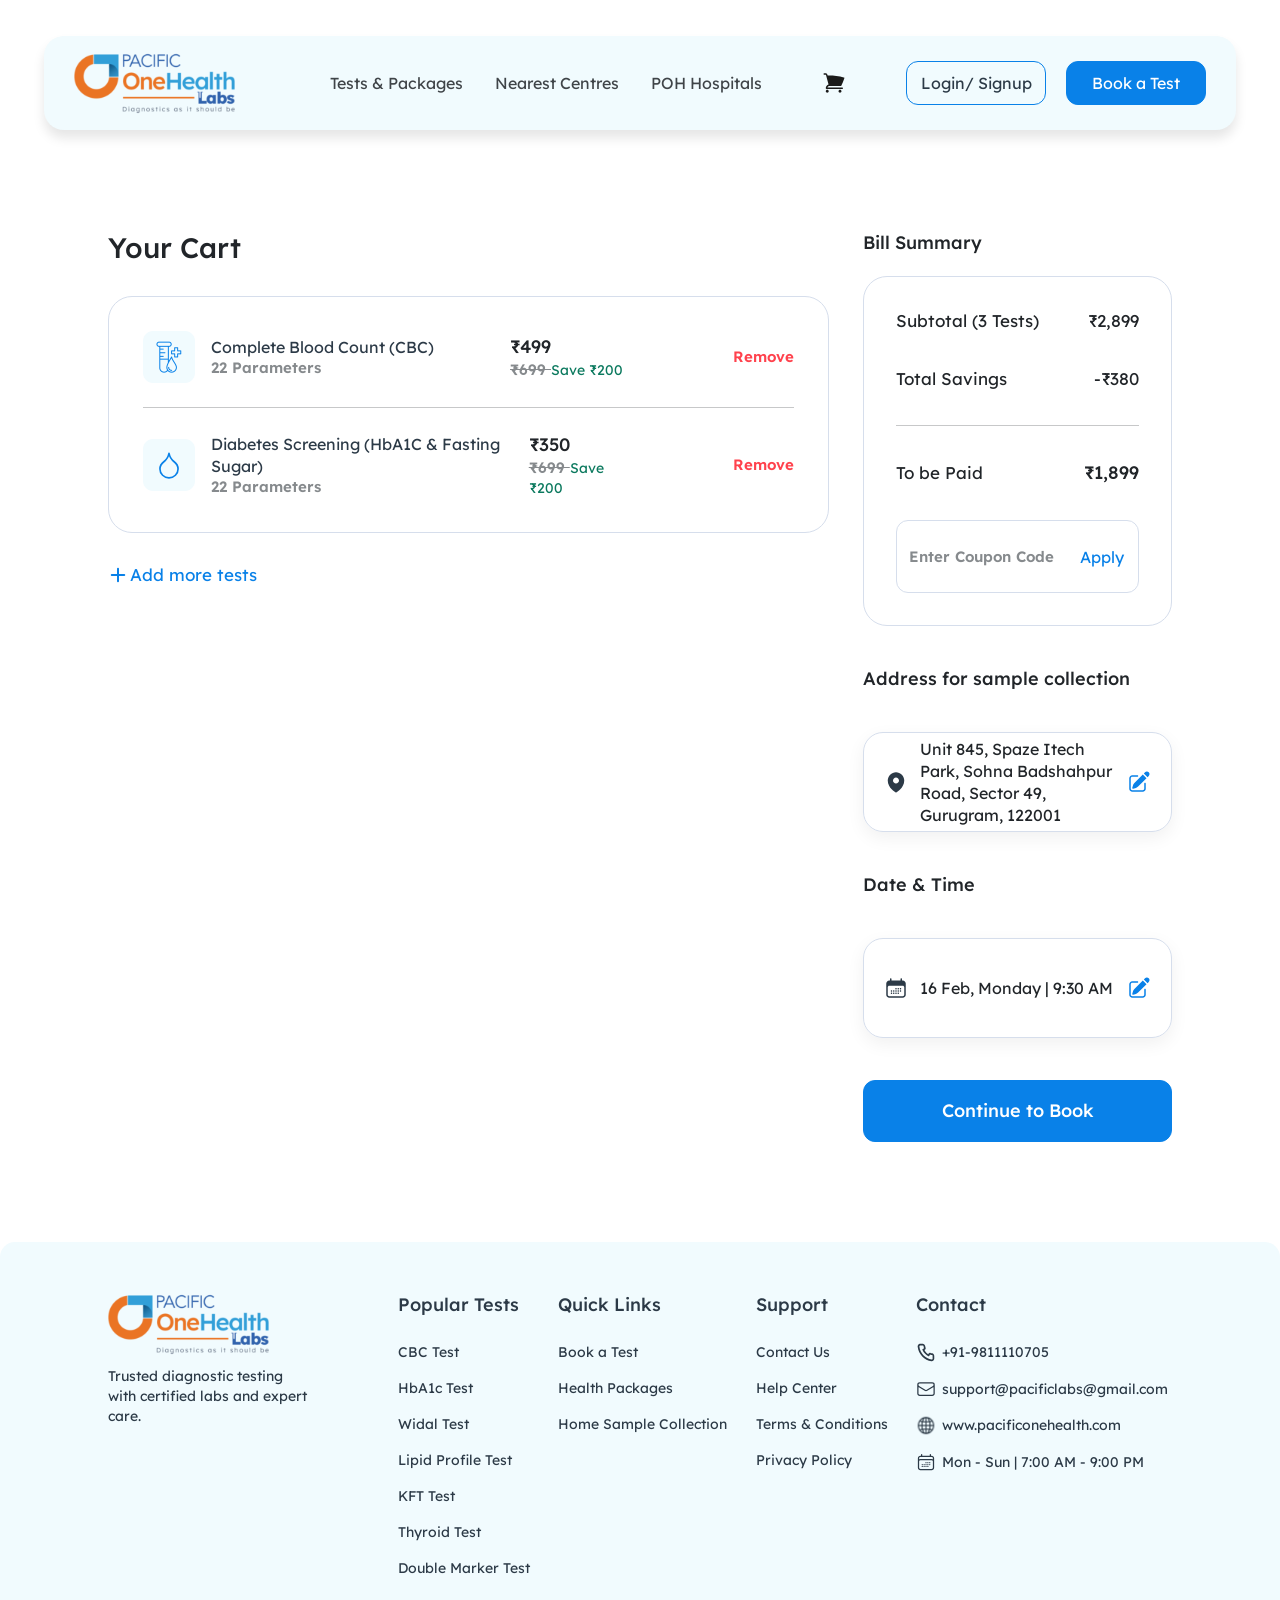
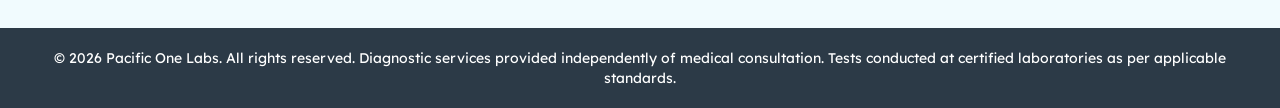
<file: cart.html>
<!DOCTYPE html>
<html lang="en">

<head>
    <meta charset="UTF-8" />
    <meta name="viewport" content="width=device-width, initial-scale=1.0" />
    <title>Cart Page</title>
    <link href="https://cdn.jsdelivr.net/npm/bootstrap@5.3.8/dist/css/bootstrap.min.css" rel="stylesheet"
        integrity="sha384-sRIl4kxILFvY47J16cr9ZwB07vP4J8+LH7qKQnuqkuIAvNWLzeN8tE5YBujZqJLB" crossorigin="anonymous" />
    <link rel="stylesheet" href="https://cdnjs.cloudflare.com/ajax/libs/OwlCarousel2/2.3.4/assets/owl.carousel.min.css">
    <link rel="stylesheet" href="https://cdnjs.cloudflare.com/ajax/libs/OwlCarousel2/2.3.4/assets/owl.theme.default.min.css">
    <link rel="stylesheet" href="./assets/css/style.css" />
</head>

<body>
    <!-- navigation bar -->
    <header class="site-header">
        <div class="container-fluid">
            <div class="heroSection-inner">
                <div class="logo">
                    <img src="./assets/images/logo.svg" alt="Logo">
                </div>
                <nav class="main-nav">
                    <ul>
                        <li><a href="./package-detail.html">Tests & Packages</a></li>
                        <li><a href="#">Nearest Centres</a></li>
                        <li><a href="https://pacificonehealth.com" target="_blank">POH Hospitals</a></li>
                    </ul>
                    <div class="cart-area">
                        <img src="./assets/images/icons/cart.svg" alt="">
                    </div>
                    <div class="header-cta">
                        <a href="javascript:void(0)" id="openLogin" class="btn-cta">
                            Login/ Signup
                        </a>
                        <a href="#" class="btn-book">
                            Book a Test
                        </a>
                    </div>
                </nav>
            </div>
        </div>
    </header>
    <!-- navigation bar -->

    <div class="cartPage">
        <div class="container-fluid">
            <div class="cartPageInner">
                <div class="leftArea">
                    <h2>Your Cart</h2>
                    <div class="cartArea">
                        <div class="inner">
                            <div class="leftInner">
                                <img src="./assets/images/icons/lab-test.svg" alt="">
                                <div>
                                    <h5>Complete Blood Count (CBC)</h5>
                                    <h6>22 Parameters</h6>
                                </div>
                            </div>
                            <div class="rightInner">
                                <div>
                                    <h3>₹499</h3>
                                    <h6><span>₹699 </span>Save ₹200</h6>
                                </div>
                                <a href="#">Remove</a>
                            </div>
                        </div>
                        <hr>
                        <div class="inner">
                            <div class="leftInner">
                                <img src="./assets/images/icons/blue-blood.svg" alt="">
                                <div>
                                    <h5>Diabetes Screening (HbA1C & Fasting Sugar)</h5>
                                    <h6>22 Parameters</h6>
                                </div>
                            </div>
                            <div class="rightInner">
                                <div>
                                    <h3>₹350</h3>
                                    <h6><span>₹699 </span>Save ₹200</h6>
                                </div>
                                <a href="#">Remove</a>
                            </div>
                        </div>
                    </div>
                    <a href="javascript:void(0)"><img src="./assets/images/icons/blue-plus.svg" alt="">Add more tests</a>
                </div>
                <div class="rightArea">
                    <h3>Bill Summary</h3>
                    <div class="billSummaryArea">
                        <div class="inner">
                            <div class="leftInner">
                                <h4>Subtotal (3 Tests)</h4>
                            </div>
                            <div class="rightInner">
                                <h4>₹2,899</h4>
                            </div>
                        </div>
                        <div class="inner">
                            <div class="leftInner">
                                <h4>Total Savings</h4>
                            </div>
                            <div class="rightInner">
                                <h4>-₹380</h4>
                            </div>
                        </div>
                        <hr>
                        <div class="inner">
                            <div class="leftInner">
                                <h4>To be Paid</h4>
                            </div>
                            <div class="rightInner">
                                <h3>₹1,899</h3>
                            </div>
                        </div>
                        <div class="inputArea">
                            <form action="">
                                <input type="text" class="form-control" placeholder="Enter Coupon Code" />
                                <a href="javascript:void(0)">Apply</a>
                            </form>
                        </div>
                    </div>
                    <h3>Address for sample collection</h3>
                    <div class="addAddressArea">
                        <!-- <div class="inner">
                            <div class="leftInner">
                                <img src="./assets/images/icons/location.svg" alt="">
                                <h5>Gurgaon</h5>
                            </div>
                            <div class="rightInner">
                                <a href="javascript:void(0)" id="openModal">Add Address</a>
                            </div>
                        </div> -->
                        <div class="inner">
                            <div class="leftInner">
                                <img src="./assets/images/icons/location.svg" alt="">
                                <h5>Unit 845, Spaze Itech Park, Sohna Badshahpur Road, Sector 49, Gurugram, 122001</h5>
                            </div>
                            <div class="rightInner">
                                <!-- <a href="javascript:void(0)" id="openModal">Add Address</a> -->
                                <a href="javascript:void(0)" id="openModal">
                                    <img src="./assets/images/icons/edit.svg" alt="">
                                </a>
                            </div>
                        </div>
                    </div>
                    <h3>Date & Time</h3>
                    <div class="addAddressArea dateTimeArea">
                        <div class="inner">
                            <div class="leftInner">
                                <img src="./assets/images/icons/calendar.svg" alt="">
                                <h5>16 Feb, Monday  |  9:30 AM</h5>
                            </div>
                            <div class="rightInner">
                                <a href="javascript:void(0)" id="openDateTime">
                                    <img src="./assets/images/icons/edit.svg" alt="">
                                </a>
                            </div>
                        </div>
                    </div>
                    <a href="javascript:void(0)" class="continueButton">Continue to Book</a>
                </div>
            </div>
        </div>
    </div>

    <footer>
        <div class="container-fluid">
            <div class="footer-inner">
                <div class="footer-col">
                    <div class="footer-logo">
                        <img src="./assets/images/logo.svg" alt="logo">
                    </div>
                    <p>Trusted diagnostic testing with certified labs and expert care.</p>
                </div>

                <div class="footer-col">
                    <h3>Popular Tests</h3>
                    <ul id="footerCategoryMenuListContainer">
                        <li>
                            <a href="#">
                                <span>CBC Test</span>
                            </a>
                        </li>
                        <li>
                            <a href="#">
                                <span>HbA1c Test</span>
                            </a>
                        </li>
                        <li>
                            <a href="#">
                                <span>Widal Test</span>
                            </a>
                        </li>
                        <li>
                            <a href="#">
                                <span>Lipid Profile Test</span>
                            </a>
                        </li>
                        <li>
                            <a href="#">
                                <span>KFT Test</span>
                            </a>
                        </li>
                        <li>
                            <a href="#">
                                <span>Thyroid Test</span>
                            </a>
                        </li>
                        <li>
                            <a href="#">
                                <span>Double Marker Test</span>
                            </a>
                        </li>
                    </ul>
                </div>

                <div class="footer-col">
                    <h3>Quick Links</h3>
                    <ul>
                        <li>
                            <a href="#">
                                <span>Book a Test</span>
                            </a>
                        <li>
                            <a href="#">
                                <span>Health Packages</span>
                            </a>
                        </li>
                        <li>
                            <a href="#">
                                <span>Home Sample Collection</span>
                            </a>
                        </li>
                    </ul>
                </div>

                <div class="footer-col">
                    <h3>Support</h3>
                    <ul>
                        <li>
                            <a href="#">
                                <span>Contact Us</span>
                            </a>
                        <li>
                            <a href="#">
                                <span>Help Center</span>
                            </a>
                        </li>
                        <li>
                            <a href="#">
                                <span>Terms & Conditions</span>
                            </a>
                        </li>
                        <li>
                            <a href="#">
                                <span>Privacy Policy</span>
                            </a>
                        </li>
                    </ul>
                </div>

                <div class="footer-col">
                    <h3>Contact</h3>
                    <ul>
                        <li>
                            <a href="#">
                                <img src="./assets/images/icons/call.svg" alt=""> +91-9811110705
                            </a>
                        </li>
                        <li>
                            <a href="#">
                                <img src="./assets/images/icons/mail.svg" alt=""> support@pacificlabs@gmail.com
                            </a>
                        </li>
                        <li>
                            <a href="#">
                                <img src="./assets/images/icons/web.svg" alt=""> www.pacificonehealth.com
                            </a>
                        </li>
                        <li>
                            <a href="#">
                                <img src="./assets/images/icons/time.svg" alt=""> Mon - Sun | 7:00 AM - 9:00 PM
                            </a>
                        </li>
                    </ul>
                </div>
            </div>
        </div>
    </footer>

    <div class="bottomLine">
        <p>© 2026 Pacific One Labs. All rights reserved. Diagnostic services provided independently of medical consultation. Tests conducted at certified laboratories as per applicable standards.</p>
    </div>

    <!-- address Modal -->
    <div class="modal fade addressModal" id="addressModal" tabindex="-1">
        <div class="modal-dialog modal-dialog-centered modal-lg">
            <div class="modal-content">
            <div class="modal-body">
                <h4>Address</h4>
                <p class="subText">Add the address for sample collection</p>

                <div class="row g-3 mt-3">

                <div class="col-md-6">
                    <label>Address</label>
                    <input type="text" class="form-control">
                </div>

                <div class="col-md-6">
                    <label>City</label>
                    <input type="text" class="form-control">
                </div>

                <div class="col-md-6">
                    <label>State</label>
                    <input type="text" class="form-control">
                </div>

                <div class="col-md-6">
                    <label>PIN code</label>
                    <input type="text" class="form-control">
                </div>

                </div>

                <button class="btn continueBtn mt-4">
                Continue
                </button>

            </div>

            </div>
        </div>
    </div>

    <!-- Login Modal -->
    <div class="modal fade loginModal" id="loginModal" tabindex="-1">
        <div class="modal-dialog modal-dialog-centered modal-lg">
            <div class="modal-content">
                <div class="modal-body">
                    <div class="row">
                    <!-- Left Image -->
                        <div class="col-md-5 imageArea">
                            <img src="./assets/images/auth-image.png" alt="">
                        </div>
                        <!-- Right Form -->
                        <div class="col-md-7 formArea">
                            <h3>Login</h3>
                            <p>Book lab tests and get access to your orders, reports and more in your account</p>

                            <div class="mt-4">
                            <label>Name</label>
                            <input type="text" class="form-control" value="Divya">
                            </div>

                            <div class="mt-3">
                            <label>Mobile number</label>

                            <div class="d-flex gap-2">

                                <select class="form-select countryCode">
                                    <option>+91</option>
                                    <option>+91</option>
                                    <option>+91</option>
                                    <option>+91</option>
                                    <option>+91</option>
                                </select>

                                <input type="text" class="form-control">
                            </div>
                            </div>

                            <button class="btn sendOtpBtn mt-4" id="openOtp">
                                Send OTP
                            </button>

                            <p class="signupText mt-3">
                            New to Pacific OneHealth Labs? <a href="#">Signup</a>
                            </p>
                        </div>
                    </div>
                </div>

            </div>
        </div>
    </div>

    <!-- Otp Modal -->
    <div class="modal fade otpModal" id="otpModal" tabindex="-1">
        <div class="modal-dialog modal-dialog-centered modal-lg">
            <div class="modal-content">
                <div class="modal-body">
                    <div class="row">
                    <!-- Left Image -->
                        <div class="col-md-5 imageArea">
                            <img src="./assets/images/auth-image.png" alt="">
                        </div>
                        <!-- Right Content -->
                        <div class="col-md-7 otpArea">

                            <h3>Enter OTP</h3>

                            <p>
                            An OTP has been sent to your registered mobile number ending with 6421
                            </p>

                            <div class="otpInputs mt-4">
                            <input maxlength="1">
                            <input maxlength="1">
                            <input maxlength="1">
                            <input maxlength="1">
                            <input maxlength="1">
                            <input maxlength="1">
                            </div>

                            <p class="resendText mt-3">
                            Did not receive OTP? <a href="#">Resend</a>
                            </p>

                            <button class="btn submitOtpBtn mt-3">
                            Submit OTP
                            </button>

                            <p class="signupText mt-3">
                            New to Pacific OneHealth Labs? <a href="#">Signup</a>
                            </p>

                        </div>
                    </div>
                </div>
            </div>
        </div>
    </div>

    <!-- Date modal -->
     <div class="modal fade dateTimeModal" id="dateTimeModal" tabindex="-1">
        <div class="modal-dialog modal-dialog-centered modal-xl">
            <div class="modal-content">

            <div class="modal-body">

                <h3>Date & Time</h3>
                <p>Please select the date and slot for home sample collection as per your convenience</p>

                <div class="row mt-4">

                <!-- Calendar -->
                <div class="col-md-4">

                    <h6>Select Date</h6>

                    <div class="calendarBox">

                    <div class="calHeader">
                        <span id="prevMonth">&#8249;</span>
                        <strong id="monthYear"></strong>
                        <span id="nextMonth">&#8250;</span>
                    </div>

                    <div class="weekDays">
                        <span>Mon</span><span>Tue</span><span>Wed</span>
                        <span>Thu</span><span>Fri</span><span>Sat</span><span>Sun</span>
                    </div>

                    <div class="datesGrid" id="datesGrid"></div>

                    </div>

                </div>

                <!-- Time Slots -->
                <div class="col-md-8">

                    <h6>Time Slot</h6>

                    <div class="slotsArea">

                    <span class="slot">10:30 am</span>
                    <span class="slot">11:00 am</span>
                    <span class="slot">11:30 am</span>
                    <span class="slot">12:00 pm</span>

                    <span class="slot disabled">12:30 pm</span>
                    <span class="slot disabled">1:00 pm</span>
                    <span class="slot active">1:30 pm</span>
                    <span class="slot">2:00 pm</span>

                    <span class="slot">2:30 pm</span>
                    <span class="slot">3:00 pm</span>
                    <span class="slot">3:30 pm</span>
                    <span class="slot">4:00 pm</span>

                    <span class="slot">4:30 pm</span>
                    <span class="slot disabled">5:00 pm</span>
                    <span class="slot">5:30 pm</span>

                    </div>

                    <a href="#" class="viewMore">View more</a>

                </div>

                </div>

                <button class="btn confirmBtn mt-4">
                Confirm
                </button>

            </div>

            </div>
        </div>
    </div>

    <script src="https://code.jquery.com/jquery-3.7.1.min.js"
        integrity="sha256-/JqT3SQfawRcv/BIHPThkBvs0OEvtFFmqPF/lYI/Cxo=" crossorigin="anonymous"></script>
    <script src="https://cdn.jsdelivr.net/npm/bootstrap@5.3.8/dist/js/bootstrap.bundle.min.js"
        integrity="sha384-FKyoEForCGlyvwx9Hj09JcYn3nv7wiPVlz7YYwJrWVcXK/BmnVDxM+D2scQbITxI"
        crossorigin="anonymous"></script>
    <script src="https://cdnjs.cloudflare.com/ajax/libs/OwlCarousel2/2.3.4/owl.carousel.min.js"></script>
    <script src="./assets/js/app.js"></script>
</body>

</html>
</file>
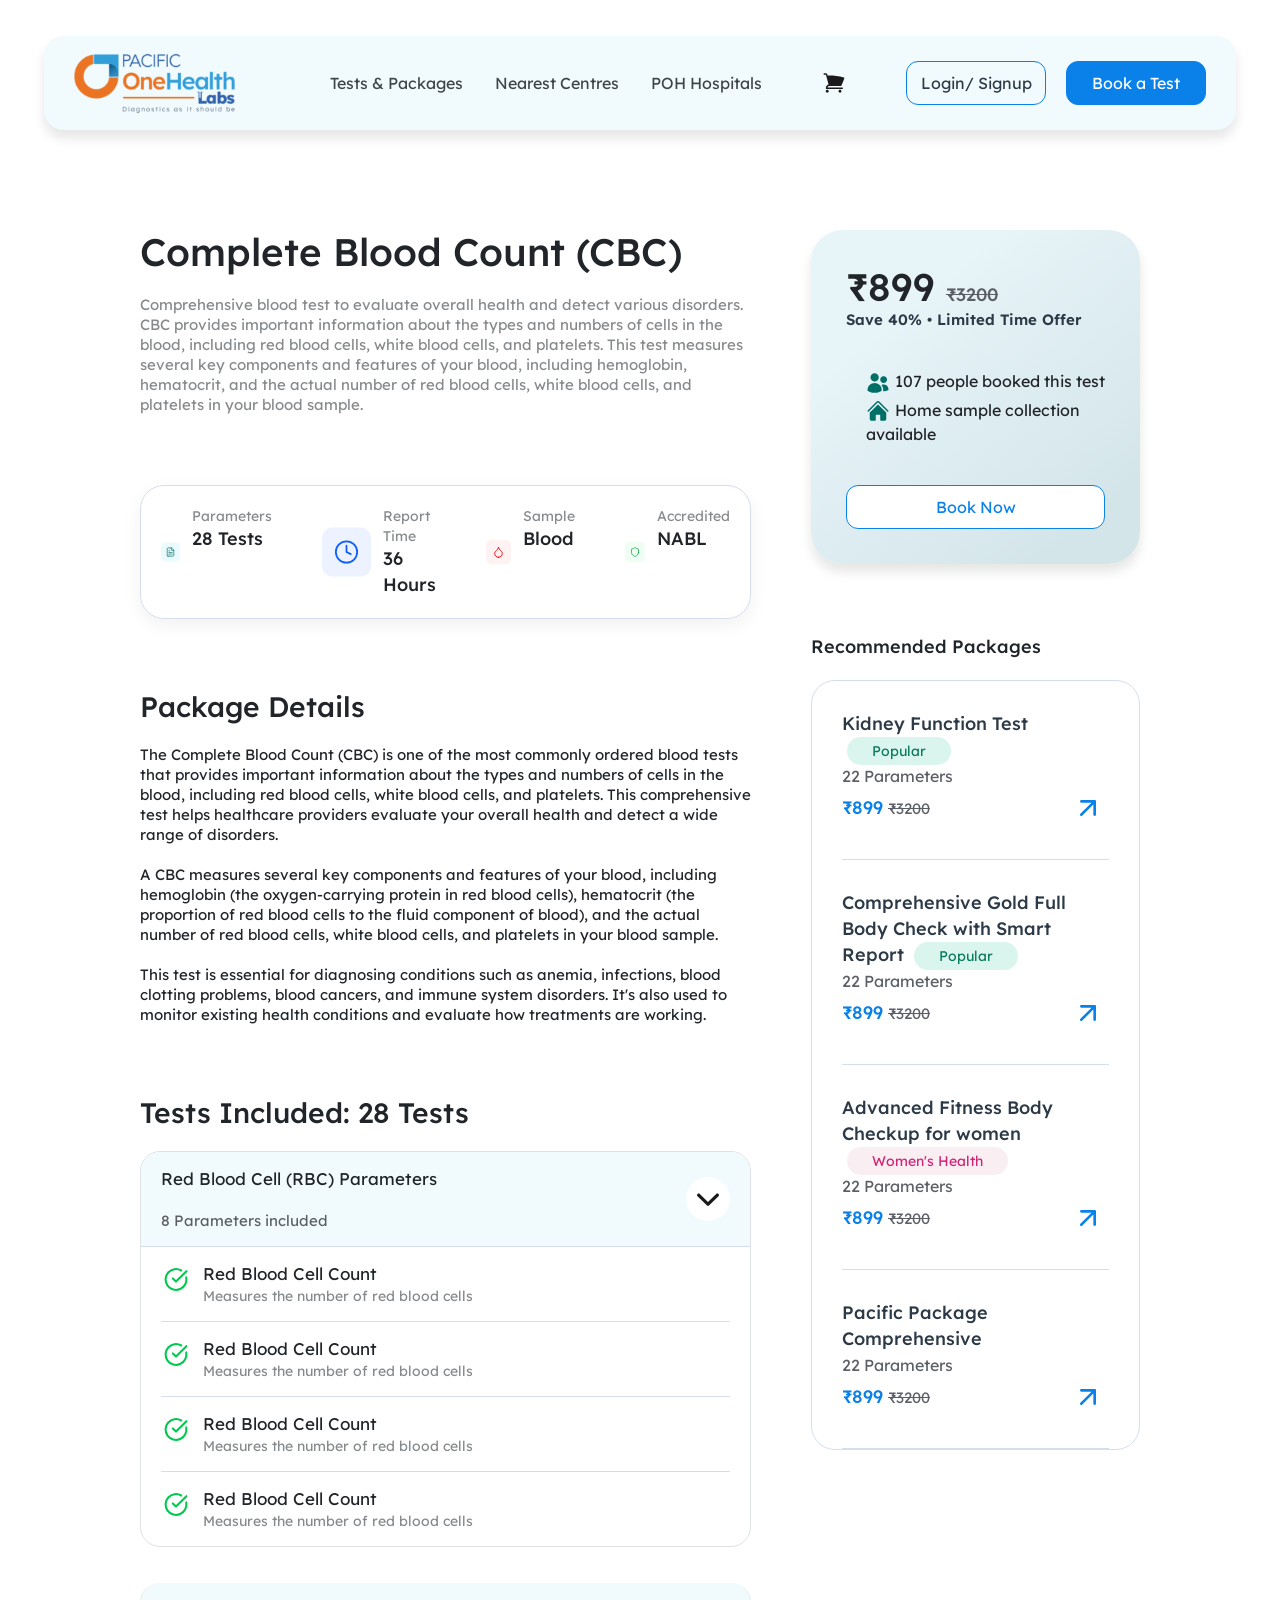
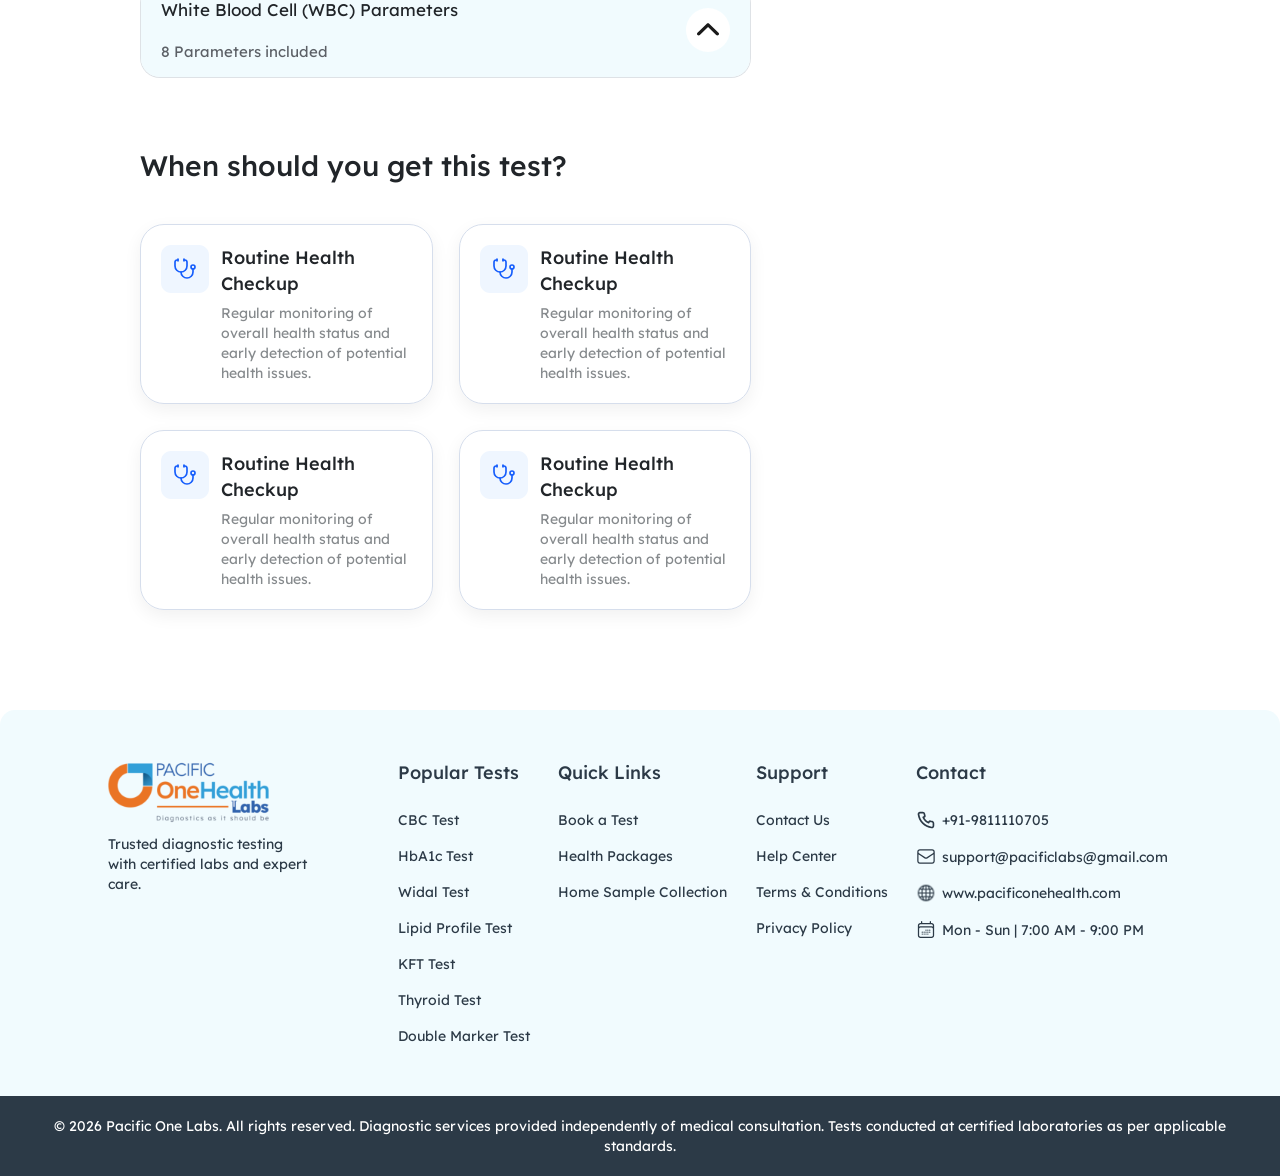
<file: package-detail.html>
<!DOCTYPE html>
<html lang="en">

<head>
    <meta charset="UTF-8" />
    <meta name="viewport" content="width=device-width, initial-scale=1.0" />
    <title>Package Details Page</title>
    <link href="https://cdn.jsdelivr.net/npm/bootstrap@5.3.8/dist/css/bootstrap.min.css" rel="stylesheet"
        integrity="sha384-sRIl4kxILFvY47J16cr9ZwB07vP4J8+LH7qKQnuqkuIAvNWLzeN8tE5YBujZqJLB" crossorigin="anonymous" />
    <link rel="stylesheet" href="https://cdnjs.cloudflare.com/ajax/libs/OwlCarousel2/2.3.4/assets/owl.carousel.min.css">
    <link rel="stylesheet" href="https://cdnjs.cloudflare.com/ajax/libs/OwlCarousel2/2.3.4/assets/owl.theme.default.min.css">
    <link rel="stylesheet" href="./assets/css/style.css" />
</head>

<body>
    <!-- navigation bar -->
    <header class="site-header">
        <div class="container-fluid">
            <div class="heroSection-inner">
                <div class="logo">
                    <img src="./assets/images/logo.svg" alt="Logo">
                </div>
                <nav class="main-nav">
                    <ul>
                        <li><a href="./package-detail.html">Tests & Packages</a></li>
                        <li><a href="#">Nearest Centres</a></li>
                        <li><a href="https://pacificonehealth.com" target="_blank">POH Hospitals</a></li>
                    </ul>
                    <div class="cart-area">
                        <img src="./assets/images/icons/cart.svg" alt="">
                    </div>
                    <div class="header-cta">
                        <a href="javascript:void(0)" id="openLogin" class="btn-cta">
                            Login/ Signup
                        </a>
                        <a href="#" class="btn-book">
                            Book a Test
                        </a>
                    </div>
                </nav>
            </div>
        </div>
    </header>
    <!-- navigation bar -->

    <div class="packageDetailArea">
        <div class="container-fluid">
            <div class="packageDetailAreaInner">
                <div class="leftArea">
                    <h1>Complete Blood Count (CBC)</h1>
                    <p>
                        Comprehensive blood test to evaluate overall health and detect various disorders. CBC provides important information about the types and numbers of cells in the blood, including red blood cells, white blood cells, and platelets. This test measures several key components and features of your blood, including hemoglobin, hematocrit, and the actual number of red blood cells, white blood cells, and platelets in your blood sample.
                    </p>
                    <div class="listingArea">
                        <div class="listingAreaInner">
                            <div class="iconArea">
                                <img src="./assets/images/icons/Test.svg" alt="">
                            </div>
                            <div class="textArea">
                                <p>Parameters</p>
                                <h3>28 Tests</h3>
                            </div>
                        </div>
                        <div class="listingAreaInner">
                            <div class="iconArea">
                                <img src="./assets/images/icons/Hours.svg" alt="">
                            </div>
                            <div class="textArea">
                                <p>Report Time</p>
                                <h3>36 Hours</h3>
                            </div>
                        </div>
                        <div class="listingAreaInner">
                            <div class="iconArea">
                                <img src="./assets/images/icons/Blod.svg" alt="">
                            </div>
                            <div class="textArea">
                                <p>Sample</p>
                                <h3>Blood</h3>
                            </div>
                        </div>
                        <div class="listingAreaInner">
                            <div class="iconArea">
                                <img src="./assets/images/icons/NABL.svg" alt="">
                            </div>
                            <div class="textArea">
                                <p>Accredited</p>
                                <h3>NABL</h3>
                            </div>
                        </div>
                    </div>
                    <h2>Package Details</h2>
                    <p>
                        The Complete Blood Count (CBC) is one of the most commonly ordered blood tests that provides important information about the types and numbers of cells in the blood, including red blood cells, white blood cells, and platelets. This comprehensive test helps healthcare providers evaluate your overall health and detect a wide range of disorders.
                    </p>
                    <p>
                        A  CBC measures several key components and features of your blood, including hemoglobin (the oxygen-carrying protein in red blood cells), hematocrit (the proportion of red blood cells to the fluid component of blood), and the actual number of red blood cells, white blood cells, and platelets in your blood sample.
                    </p>
                    <p>
                        This test is essential for diagnosing conditions such as anemia, infections, blood clotting problems, blood cancers, and immune system disorders. It's also used to monitor existing health conditions and evaluate how treatments are working.
                    </p>
                    <h2>Tests Included: 28 Tests</h2>
                    <div class="accordion">
                        <div class="accordion-item active">
                            <div class="accordion-header">
                                <div>
                                    <h4>Red Blood Cell (RBC) Parameters</h4>
                                    <p>8 Parameters included</p>
                                </div>
                                <img src="./assets/images/icons/chev-iocn.svg" alt="" class="chevron">
                            </div>

                            <div class="accordion-body">
                                <div class="listingArea">
                                    <div class="listingAreaInner">
                                        <div class="iconArea">
                                            <img src="./assets/images/icons/tick.svg" alt="">
                                        </div>
                                        <div class="textArea">
                                            <h4>Red Blood Cell Count</h4>
                                            <p>Measures the number of red blood cells</p>
                                        </div>
                                    </div>
                                </div>
                                <div class="listingArea">
                                    <div class="listingAreaInner">
                                        <div class="iconArea">
                                            <img src="./assets/images/icons/tick.svg" alt="">
                                        </div>
                                        <div class="textArea">
                                            <h4>Red Blood Cell Count</h4>
                                            <p>Measures the number of red blood cells</p>
                                        </div>
                                    </div>
                                </div>
                                <div class="listingArea">
                                    <div class="listingAreaInner">
                                        <div class="iconArea">
                                            <img src="./assets/images/icons/tick.svg" alt="">
                                        </div>
                                        <div class="textArea">
                                            <h4>Red Blood Cell Count</h4>
                                            <p>Measures the number of red blood cells</p>
                                        </div>
                                    </div>
                                </div>
                                <div class="listingArea">
                                    <div class="listingAreaInner">
                                        <div class="iconArea">
                                            <img src="./assets/images/icons/tick.svg" alt="">
                                        </div>
                                        <div class="textArea">
                                            <h4>Red Blood Cell Count</h4>
                                            <p>Measures the number of red blood cells</p>
                                        </div>
                                    </div>
                                </div>
                            </div>
                        </div>
                         <div class="accordion-item">
                            <div class="accordion-header">
                                <div>
                                    <h4>White Blood Cell (WBC) Parameters</h4>
                                    <p>8 Parameters included</p>
                                </div>
                                <img src="./assets/images/icons/chev-iocn.svg" alt="" class="chevron">
                            </div>

                            <div class="accordion-body">
                                <div class="listingArea">
                                    <div class="listingAreaInner">
                                        <div class="iconArea">
                                            <img src="./assets/images/icons/tick.svg" alt="">
                                        </div>
                                        <div class="textArea">
                                            <h4>Red Blood Cell Count</h4>
                                            <p>Measures the number of red blood cells</p>
                                        </div>
                                    </div>
                                </div>
                                <div class="listingArea">
                                    <div class="listingAreaInner">
                                        <div class="iconArea">
                                            <img src="./assets/images/icons/tick.svg" alt="">
                                        </div>
                                        <div class="textArea">
                                            <h4>Red Blood Cell Count</h4>
                                            <p>Measures the number of red blood cells</p>
                                        </div>
                                    </div>
                                </div>
                                <div class="listingArea">
                                    <div class="listingAreaInner">
                                        <div class="iconArea">
                                            <img src="./assets/images/icons/tick.svg" alt="">
                                        </div>
                                        <div class="textArea">
                                            <h4>Red Blood Cell Count</h4>
                                            <p>Measures the number of red blood cells</p>
                                        </div>
                                    </div>
                                </div>
                                <div class="listingArea">
                                    <div class="listingAreaInner">
                                        <div class="iconArea">
                                            <img src="./assets/images/icons/tick.svg" alt="">
                                        </div>
                                        <div class="textArea">
                                            <h4>Red Blood Cell Count</h4>
                                            <p>Measures the number of red blood cells</p>
                                        </div>
                                    </div>
                                </div>
                            </div>
                        </div>
                    </div>
                    <h2>When should you get this test?</h2>
                    <div class="gridArea">
                        <div class="listingArea">
                            <div class="listingAreaInner">
                                <div class="iconArea">
                                    <img src="./assets/images/icons/doctor.svg" alt="">
                                </div>
                                <div class="textArea">
                                    <h3>Routine Health Checkup</h3>
                                    <p>Regular monitoring of overall health status and early detection of potential health issues.</p>
                                </div>
                            </div>
                        </div>
                        <div class="listingArea">
                            <div class="listingAreaInner">
                                <div class="iconArea">
                                    <img src="./assets/images/icons/doctor.svg" alt="">
                                </div>
                                <div class="textArea">
                                    <h3>Routine Health Checkup</h3>
                                    <p>Regular monitoring of overall health status and early detection of potential health issues.</p>
                                </div>
                            </div>
                        </div>
                        <div class="listingArea">
                            <div class="listingAreaInner">
                                <div class="iconArea">
                                    <img src="./assets/images/icons/doctor.svg" alt="">
                                </div>
                                <div class="textArea">
                                    <h3>Routine Health Checkup</h3>
                                    <p>Regular monitoring of overall health status and early detection of potential health issues.</p>
                                </div>
                            </div>
                        </div>
                        <div class="listingArea">
                            <div class="listingAreaInner">
                                <div class="iconArea">
                                    <img src="./assets/images/icons/doctor.svg" alt="">
                                </div>
                                <div class="textArea">
                                    <h3>Routine Health Checkup</h3>
                                    <p>Regular monitoring of overall health status and early detection of potential health issues.</p>
                                </div>
                            </div>
                        </div>
                    </div>
                </div>
                <div class="rightArea">
                    <div class="bookingArea">
                        <h1>₹899 <span>₹3200</span></h1>
                        <h6>Save 40% • Limited Time Offer</h6>
                        <ul>
                            <li><img src="./assets/images/icons/users.svg" alt="">107 people booked this test</li>
                            <li><img src="./assets/images/icons/home.svg" alt="">Home sample collection available</li>
                        </ul>
                        <a href="#" class="">Book Now</a>
                    </div>
                    <div class="recommendedPackageArea">
                        <h3>Recommended Packages</h3>
                        <div class="recommendedPackageAreaInner">
                            <div class="boxInner">
                                <h3>Kidney Function Test <span class="popular">Popular</span></h3>
                                <h5>22 Parameters</h5>
                                <div class="priceArea">
                                    <p>₹899 <span>₹3200</span></p>
                                    <a href="#">
                                        <img src="./assets/images/icons/top-right-arrow.svg" alt="">
                                    </a>
                                </div>
                            </div>
                            <div class="boxInner">
                                <h3>Comprehensive Gold Full Body Check with Smart Report <span class="popular">Popular</span></h3>
                                <h5>22 Parameters</h5>
                                <div class="priceArea">
                                    <p>₹899 <span>₹3200</span></p>
                                    <a href="#">
                                        <img src="./assets/images/icons/top-right-arrow.svg" alt="">
                                    </a>
                                </div>
                            </div>
                            <div class="boxInner">
                                <h3>Advanced Fitness Body Checkup for women <span class="health">Women's Health</span></h3>
                                <h5>22 Parameters</h5>
                                <div class="priceArea">
                                    <p>₹899 <span>₹3200</span></p>
                                    <a href="#">
                                        <img src="./assets/images/icons/top-right-arrow.svg" alt="">
                                    </a>
                                </div>
                            </div>
                            <div class="boxInner">
                                <h3>Pacific Package Comprehensive</h3>
                                <h5>22 Parameters</h5>
                                <div class="priceArea">
                                    <p>₹899 <span>₹3200</span></p>
                                    <a href="#">
                                        <img src="./assets/images/icons/top-right-arrow.svg" alt="">
                                    </a>
                                </div>
                            </div>
                        </div>
                    </div>
                </div>
            </div>
        </div>
    </div>


    <footer>
        <div class="container-fluid">
            <div class="footer-inner">
                <div class="footer-col">
                    <div class="footer-logo">
                        <img src="./assets/images/logo.svg" alt="logo">
                    </div>
                    <p>Trusted diagnostic testing with certified labs and expert care.</p>
                </div>

                <div class="footer-col">
                    <h3>Popular Tests</h3>
                    <ul id="footerCategoryMenuListContainer">
                        <li>
                            <a href="#">
                                <span>CBC Test</span>
                            </a>
                        </li>
                        <li>
                            <a href="#">
                                <span>HbA1c Test</span>
                            </a>
                        </li>
                        <li>
                            <a href="#">
                                <span>Widal Test</span>
                            </a>
                        </li>
                        <li>
                            <a href="#">
                                <span>Lipid Profile Test</span>
                            </a>
                        </li>
                        <li>
                            <a href="#">
                                <span>KFT Test</span>
                            </a>
                        </li>
                        <li>
                            <a href="#">
                                <span>Thyroid Test</span>
                            </a>
                        </li>
                        <li>
                            <a href="#">
                                <span>Double Marker Test</span>
                            </a>
                        </li>
                    </ul>
                </div>

                <div class="footer-col">
                    <h3>Quick Links</h3>
                    <ul>
                        <li>
                            <a href="#">
                                <span>Book a Test</span>
                            </a>
                        <li>
                            <a href="#">
                                <span>Health Packages</span>
                            </a>
                        </li>
                        <li>
                            <a href="#">
                                <span>Home Sample Collection</span>
                            </a>
                        </li>
                    </ul>
                </div>

                <div class="footer-col">
                    <h3>Support</h3>
                    <ul>
                        <li>
                            <a href="#">
                                <span>Contact Us</span>
                            </a>
                        <li>
                            <a href="#">
                                <span>Help Center</span>
                            </a>
                        </li>
                        <li>
                            <a href="#">
                                <span>Terms & Conditions</span>
                            </a>
                        </li>
                        <li>
                            <a href="#">
                                <span>Privacy Policy</span>
                            </a>
                        </li>
                    </ul>
                </div>

                <div class="footer-col">
                    <h3>Contact</h3>
                    <ul>
                        <li>
                            <a href="#">
                                <img src="./assets/images/icons/call.svg" alt=""> +91-9811110705
                            </a>
                        </li>
                        <li>
                            <a href="#">
                                <img src="./assets/images/icons/mail.svg" alt=""> support@pacificlabs@gmail.com
                            </a>
                        </li>
                        <li>
                            <a href="#">
                                <img src="./assets/images/icons/web.svg" alt=""> www.pacificonehealth.com
                            </a>
                        </li>
                        <li>
                            <a href="#">
                                <img src="./assets/images/icons/time.svg" alt=""> Mon - Sun | 7:00 AM - 9:00 PM
                            </a>
                        </li>
                    </ul>
                </div>
            </div>
        </div>
    </footer>

    <div class="bottomLine">
        <p>© 2026 Pacific One Labs. All rights reserved. Diagnostic services provided independently of medical consultation. Tests conducted at certified laboratories as per applicable standards.</p>
    </div>

    <!-- address Modal -->
    <div class="modal fade addressModal" id="addressModal" tabindex="-1">
        <div class="modal-dialog modal-dialog-centered modal-lg">
            <div class="modal-content">
            <div class="modal-body">
                <h4>Address</h4>
                <p class="subText">Add the address for sample collection</p>

                <div class="row g-3 mt-3">

                <div class="col-md-6">
                    <label>Address</label>
                    <input type="text" class="form-control">
                </div>

                <div class="col-md-6">
                    <label>City</label>
                    <input type="text" class="form-control">
                </div>

                <div class="col-md-6">
                    <label>State</label>
                    <input type="text" class="form-control">
                </div>

                <div class="col-md-6">
                    <label>PIN code</label>
                    <input type="text" class="form-control">
                </div>

                </div>

                <button class="btn continueBtn mt-4">
                Continue
                </button>

            </div>

            </div>
        </div>
    </div>

    <!-- Login Modal -->
    <div class="modal fade loginModal" id="loginModal" tabindex="-1">
        <div class="modal-dialog modal-dialog-centered modal-lg">
            <div class="modal-content">
                <div class="modal-body">
                    <div class="row">
                    <!-- Left Image -->
                        <div class="col-md-5 imageArea">
                            <img src="./assets/images/auth-image.png" alt="">
                        </div>
                        <!-- Right Form -->
                        <div class="col-md-7 formArea">
                            <h3>Login</h3>
                            <p>Book lab tests and get access to your orders, reports and more in your account</p>

                            <div class="mt-4">
                            <label>Name</label>
                            <input type="text" class="form-control" value="Divya">
                            </div>

                            <div class="mt-3">
                            <label>Mobile number</label>

                            <div class="d-flex gap-2">

                                <select class="form-select countryCode">
                                    <option>+91</option>
                                    <option>+91</option>
                                    <option>+91</option>
                                    <option>+91</option>
                                    <option>+91</option>
                                </select>

                                <input type="text" class="form-control">
                            </div>
                            </div>

                            <button class="btn sendOtpBtn mt-4" id="openOtp">
                                Send OTP
                            </button>

                            <p class="signupText mt-3">
                            New to Pacific OneHealth Labs? <a href="#">Signup</a>
                            </p>
                        </div>
                    </div>
                </div>

            </div>
        </div>
    </div>

    <!-- Otp Modal -->
    <div class="modal fade otpModal" id="otpModal" tabindex="-1">
        <div class="modal-dialog modal-dialog-centered modal-lg">
            <div class="modal-content">
                <div class="modal-body">
                    <div class="row">
                    <!-- Left Image -->
                        <div class="col-md-5 imageArea">
                            <img src="./assets/images/auth-image.png" alt="">
                        </div>
                        <!-- Right Content -->
                        <div class="col-md-7 otpArea">

                            <h3>Enter OTP</h3>

                            <p>
                            An OTP has been sent to your registered mobile number ending with 6421
                            </p>

                            <div class="otpInputs mt-4">
                            <input maxlength="1">
                            <input maxlength="1">
                            <input maxlength="1">
                            <input maxlength="1">
                            <input maxlength="1">
                            <input maxlength="1">
                            </div>

                            <p class="resendText mt-3">
                            Did not receive OTP? <a href="#">Resend</a>
                            </p>

                            <button class="btn submitOtpBtn mt-3">
                            Submit OTP
                            </button>

                            <p class="signupText mt-3">
                            New to Pacific OneHealth Labs? <a href="#">Signup</a>
                            </p>

                        </div>
                    </div>
                </div>
            </div>
        </div>
    </div>

    <!-- Date modal -->
     <div class="modal fade dateTimeModal" id="dateTimeModal" tabindex="-1">
        <div class="modal-dialog modal-dialog-centered modal-xl">
            <div class="modal-content">

            <div class="modal-body">

                <h3>Date & Time</h3>
                <p>Please select the date and slot for home sample collection as per your convenience</p>

                <div class="row mt-4">

                <!-- Calendar -->
                <div class="col-md-4">

                    <h6>Select Date</h6>

                    <div class="calendarBox">

                    <div class="calHeader">
                        <span id="prevMonth">&#8249;</span>
                        <strong id="monthYear"></strong>
                        <span id="nextMonth">&#8250;</span>
                    </div>

                    <div class="weekDays">
                        <span>Mon</span><span>Tue</span><span>Wed</span>
                        <span>Thu</span><span>Fri</span><span>Sat</span><span>Sun</span>
                    </div>

                    <div class="datesGrid" id="datesGrid"></div>

                    </div>

                </div>

                <!-- Time Slots -->
                <div class="col-md-8">

                    <h6>Time Slot</h6>

                    <div class="slotsArea">

                    <span class="slot">10:30 am</span>
                    <span class="slot">11:00 am</span>
                    <span class="slot">11:30 am</span>
                    <span class="slot">12:00 pm</span>

                    <span class="slot disabled">12:30 pm</span>
                    <span class="slot disabled">1:00 pm</span>
                    <span class="slot active">1:30 pm</span>
                    <span class="slot">2:00 pm</span>

                    <span class="slot">2:30 pm</span>
                    <span class="slot">3:00 pm</span>
                    <span class="slot">3:30 pm</span>
                    <span class="slot">4:00 pm</span>

                    <span class="slot">4:30 pm</span>
                    <span class="slot disabled">5:00 pm</span>
                    <span class="slot">5:30 pm</span>

                    </div>

                    <a href="#" class="viewMore">View more</a>

                </div>

                </div>

                <button class="btn confirmBtn mt-4">
                Confirm
                </button>

            </div>

            </div>
        </div>
    </div>

    <script src="https://code.jquery.com/jquery-3.7.1.min.js"
        integrity="sha256-/JqT3SQfawRcv/BIHPThkBvs0OEvtFFmqPF/lYI/Cxo=" crossorigin="anonymous"></script>
    <script src="https://cdn.jsdelivr.net/npm/bootstrap@5.3.8/dist/js/bootstrap.bundle.min.js"
        integrity="sha384-FKyoEForCGlyvwx9Hj09JcYn3nv7wiPVlz7YYwJrWVcXK/BmnVDxM+D2scQbITxI"
        crossorigin="anonymous"></script>
    <script src="https://cdnjs.cloudflare.com/ajax/libs/OwlCarousel2/2.3.4/owl.carousel.min.js"></script>
    <script src="./assets/js/app.js"></script>
</body>

</html>
</file>
<file: assets/css/style.css>
@import url("https://fonts.googleapis.com/css2?family=Lexend+Deca:wght@100..900&display=swap");
body {
  padding: 0;
  margin: 0;
  box-sizing: border-box;
  font-family: "Lexend Deca", sans-serif;
  font-size: clamp(16px, 1.05vw, 20px);
  line-height: clamp(22px, 1.35vw, 26px);
}

.container-fluid {
  width: 100%;
  max-width: min(95%, 1920px);
  margin: auto;
}

:root {
  --light-blue-gradient: linear-gradient(140.95deg, #E7F4F8 25.35%, #D4E5EA 86.08%);
  --menu-blue: #F1FBFE;
  --blue: #0981E8;
  --light-blue: #F1FBFE;
  --white: #ffffff;
  --border-color: #D6DEEC;
  --black: #2C3A47;
  --light-black: #868A8D;
  --gray: #5C6066;
  --lighter-gray: #C3C3C3;
  --lightest-gray: #F5F7FA;
  --green: #0B795E;
  --light-green: #DAF5ED;
  --red: #FF424D;
  --pink: #D22475;
  --light-pink: #F9EEF1;
}

h1 {
  font-weight: 500;
  font-size: clamp(34px, 3vw, 52px);
  line-height: clamp(42px, 3.5vw, 62px);
  margin-bottom: 0;
}

h2 {
  font-weight: 500;
  font-size: clamp(28px, 2.2vw, 40px);
  line-height: clamp(36px, 2.6vw, 48px);
  margin-bottom: 0;
}

h3 {
  font-weight: 500;
  font-size: clamp(18px, 1.4vw, 24px);
  line-height: clamp(26px, 1.8vw, 32px);
  margin-bottom: 0;
}

h4 {
  font-weight: 400;
  font-size: clamp(17px, 1.2vw, 22px);
  line-height: clamp(24px, 1.6vw, 30px);
  margin-bottom: 0;
}

h5 {
  font-weight: 400;
  font-size: clamp(16px, 1vw, 20px);
  line-height: clamp(22px, 1.4vw, 28px);
  margin-bottom: 0;
}

h6 {
  font-weight: 600;
  font-size: clamp(15px, 1vw, 18px);
  line-height: clamp(20px, 1.3vw, 24px);
  margin-bottom: 0;
}

p {
  font-weight: 400;
  font-size: clamp(14px, 0.9vw, 16px);
  line-height: clamp(20px, 1.2vw, 24px);
  margin-bottom: 0;
}

.site-header {
  margin-top: 36px;
}
.site-header .heroSection-inner {
  display: flex;
  align-items: center;
  justify-content: space-between;
  height: 94px;
  background-color: var(--menu-blue);
  padding: 0 30px;
  border-radius: 20px;
  box-shadow: 0px 8px 12px 0px rgba(0, 0, 0, 0.1019607843);
}
.site-header .heroSection-inner .logo img {
  max-width: 100%;
}
.site-header .heroSection-inner .main-nav {
  display: flex;
  align-items: center;
  gap: 60px;
}
@media (max-width: 1199px) {
  .site-header .heroSection-inner .main-nav {
    display: none;
  }
}
.site-header .heroSection-inner .main-nav ul {
  display: flex;
  align-items: center;
  gap: 32px;
  list-style: none;
  margin: 0;
  padding: 0;
}
.site-header .heroSection-inner .main-nav ul li a {
  color: var(--text-color);
  text-decoration: none;
  opacity: 0.85;
  transition: opacity 0.3s ease;
}
.site-header .heroSection-inner .main-nav ul li a:hover {
  opacity: 1;
}
.site-header .heroSection-inner .main-nav .header-cta {
  display: flex;
  gap: 20px;
}
.site-header .heroSection-inner .main-nav .header-cta .btn-cta {
  border: 1px solid var(--blue);
  color: var(--black);
  border-radius: 12px;
  text-decoration: none;
  padding: 10px;
  min-width: 140px;
  text-align: center;
  flex-shrink: 0;
}
.site-header .heroSection-inner .main-nav .header-cta .btn-book {
  border: 1px solid var(--blue);
  background-color: var(--blue);
  color: var(--white);
  border-radius: 12px;
  text-decoration: none;
  padding: 10px;
  min-width: 140px;
  text-align: center;
  flex-shrink: 0;
}

.bannerBg {
  background-image: url("../images/homepage-images/banner-image.png");
  background-repeat: no-repeat;
  background-size: 100%;
  border-radius: 30px;
  padding: 20%;
  margin-top: 50px;
  background-position: right;
  position: relative;
}
@media (max-width: 991px) {
  .bannerBg {
    background-size: auto;
  }
}
@media (max-width: 840px) {
  .bannerBg {
    padding: 30%;
  }
}
@media (max-width: 580px) {
  .bannerBg {
    padding: 40%;
  }
}
@media (max-width: 520px) {
  .bannerBg {
    padding: 50%;
  }
}
.bannerBg .captionArea {
  position: absolute;
  width: 640px;
  top: 50%;
  transform: translateY(-50%);
  left: 125px;
}
@media (max-width: 991px) {
  .bannerBg .captionArea {
    transform: translate(-50%, -50%);
    left: 50%;
    text-align: center;
    width: 80%;
  }
}
.bannerBg .captionArea h1 {
  margin-bottom: 20px;
}
.bannerBg .captionArea h4 {
  margin-bottom: 80px;
}
@media (max-width: 991px) {
  .bannerBg .captionArea h4 {
    margin-bottom: 20px;
  }
}
.bannerBg .captionArea form {
  position: relative;
}
.bannerBg .captionArea form input {
  height: 88px;
  border-radius: 50px;
  padding-left: 36px;
}
@media (max-width: 991px) {
  .bannerBg .captionArea form input {
    height: 60px;
  }
}
.bannerBg .captionArea form input::placeholder {
  color: var(--light-black);
  font-weight: 400;
  font-size: clamp(17px, 1.2vw, 22px);
  line-height: clamp(24px, 1.6vw, 30px);
  margin-bottom: 0;
}
@media (max-width: 991px) {
  .bannerBg .captionArea form input::placeholder {
    font-weight: 400;
    font-size: clamp(16px, 1vw, 20px);
    line-height: clamp(22px, 1.4vw, 28px);
    margin-bottom: 0;
  }
}
.bannerBg .captionArea form input:focus {
  box-shadow: none;
}
.bannerBg .captionArea form img {
  position: absolute;
  right: 30px;
  top: 50%;
  transform: translateY(-50%);
  cursor: pointer;
}
@media (max-width: 991px) {
  .bannerBg .captionArea form img {
    width: 4%;
  }
}

.popularPackageArea {
  padding: 100px 0;
}
.popularPackageArea .container-fluid {
  width: 100%;
  max-width: min(85%, 1920px);
  margin: auto;
}
@media (max-width: 991px) {
  .popularPackageArea .container-fluid {
    max-width: min(95%, 1920px);
  }
}
.popularPackageArea .container-fluid h1 {
  margin-bottom: 36px;
}
.popularPackageArea .container-fluid .carouselArea {
  position: relative;
}
.popularPackageArea .container-fluid .carouselArea .innerBox {
  padding: 32px;
  border: 1px solid var(--border-color);
  border-radius: 20px;
}
.popularPackageArea .container-fluid .carouselArea .innerBox .topArea {
  display: flex;
  align-items: flex-start;
  justify-content: space-between;
  margin-bottom: 35px;
}
.popularPackageArea .container-fluid .carouselArea .innerBox .topArea img {
  width: 25%;
}
.popularPackageArea .container-fluid .carouselArea .innerBox .topArea a {
  font-weight: 600;
  font-size: clamp(15px, 1vw, 18px);
  line-height: clamp(20px, 1.3vw, 24px);
  margin-bottom: 0;
  display: flex;
  align-items: center;
  gap: 4px;
  text-decoration: none;
}
.popularPackageArea .container-fluid .carouselArea .innerBox .topArea a span img {
  width: 100%;
}
.popularPackageArea .container-fluid .carouselArea .innerBox .centerArea h5 {
  color: var(--black);
  margin-bottom: 5px;
}
.popularPackageArea .container-fluid .carouselArea .innerBox .centerArea p {
  color: var(--gray);
}
.popularPackageArea .container-fluid .carouselArea .innerBox .bottomArea {
  display: flex;
  align-items: flex-end;
  justify-content: space-between;
  margin-top: 25px;
}
.popularPackageArea .container-fluid .carouselArea .innerBox .bottomArea h3 span {
  font-weight: 400;
  font-size: clamp(14px, 0.9vw, 16px);
  line-height: clamp(20px, 1.2vw, 24px);
  margin-bottom: 0;
  color: var(--gray);
  text-decoration: line-through;
}
.popularPackageArea .container-fluid .carouselArea .innerBox .bottomArea a {
  border: 1px solid var(--blue);
  border-radius: 50px;
  height: 44px;
  min-width: 100px;
  display: flex;
  justify-content: center;
  align-items: center;
  text-decoration: none;
  gap: 2px;
  flex-shrink: 0;
}
.popularPackageArea .container-fluid .carouselArea .innerBox .bottomArea a span {
  display: flex;
}
.popularPackageArea .container-fluid .carouselArea .innerBox .bottomArea a {
  font-weight: 600;
  font-size: clamp(15px, 1vw, 18px);
  line-height: clamp(20px, 1.3vw, 24px);
  margin-bottom: 0;
}
@media (max-width: 991px) {
  .popularPackageArea .container-fluid .carouselArea .innerBox .bottomArea {
    flex-direction: column;
    align-items: normal;
    gap: 15px;
  }
}
.popularPackageArea .container-fluid .owl-nav {
  display: block;
}
.popularPackageArea .container-fluid .owl-nav button {
  position: absolute;
  top: 50%;
  transform: translateY(-50%);
  background-color: var(--lightest-gray);
  width: 44px;
  height: 44px;
  border-radius: 50px;
  display: flex;
  align-items: center;
  justify-content: center;
}
.popularPackageArea .container-fluid .owl-nav button span {
  font-weight: 500;
  font-size: clamp(18px, 1.4vw, 24px);
  line-height: clamp(26px, 1.8vw, 32px);
  margin-bottom: 0;
  height: 100%;
  place-content: center;
  color: var(--black);
}
.popularPackageArea .container-fluid .owl-nav button.owl-prev {
  left: -4%;
}
.popularPackageArea .container-fluid .owl-nav button.owl-next {
  right: -4%;
}
.popularPackageArea .container-fluid .owl-nav button.disabled {
  display: none;
}
.popularPackageArea .container-fluid .owl-nav button:hover {
  background-color: var(--lightest-gray);
}
.popularPackageArea .container-fluid .owl-nav button:hover span {
  color: var(--black);
}

.healthConcernArea {
  padding-bottom: 100px;
}
.healthConcernArea .container-fluid {
  width: 100%;
  max-width: min(85%, 1920px);
  margin: auto;
}
@media (max-width: 991px) {
  .healthConcernArea .container-fluid {
    max-width: min(95%, 1920px);
  }
}
.healthConcernArea .container-fluid h1 {
  margin-bottom: 36px;
}
.healthConcernArea .container-fluid .healthConcernCarouselArea {
  position: relative;
}
.healthConcernArea .container-fluid .healthConcernCarouselArea .innerBox img {
  width: 100%;
  margin-bottom: 22px;
}
.healthConcernArea .container-fluid .owl-nav {
  display: block;
}
.healthConcernArea .container-fluid .owl-nav button {
  position: absolute;
  top: 50%;
  transform: translateY(-50%);
  background-color: var(--lightest-gray);
  width: 44px;
  height: 44px;
  border-radius: 50px;
  display: flex;
  align-items: center;
  justify-content: center;
}
.healthConcernArea .container-fluid .owl-nav button span {
  font-weight: 500;
  font-size: clamp(18px, 1.4vw, 24px);
  line-height: clamp(26px, 1.8vw, 32px);
  margin-bottom: 0;
  height: 100%;
  place-content: center;
  color: var(--black);
}
.healthConcernArea .container-fluid .owl-nav button.owl-prev {
  left: -4%;
}
.healthConcernArea .container-fluid .owl-nav button.owl-next {
  right: -4%;
}
.healthConcernArea .container-fluid .owl-nav button.disabled {
  display: none;
}
.healthConcernArea .container-fluid .owl-nav button:hover {
  background-color: var(--lightest-gray);
}
.healthConcernArea .container-fluid .owl-nav button:hover span {
  color: var(--black);
}

.collectionBookingSection {
  background: var(--light-blue-gradient);
  border-radius: 30px;
  padding: 102px 125px;
  display: flex;
  justify-content: space-between;
  gap: 200px;
}
@media (max-width: 1240px) {
  .collectionBookingSection {
    gap: 40px;
    padding: 40px;
  }
}
@media (max-width: 1080px) {
  .collectionBookingSection {
    gap: 20px;
  }
}
@media (max-width: 991px) {
  .collectionBookingSection {
    flex-direction: column-reverse;
  }
}
@media (max-width: 580px) {
  .collectionBookingSection {
    padding: 25px;
  }
}
.collectionBookingSection .leftArea {
  max-width: 723px;
  flex: 1;
}
.collectionBookingSection .leftArea hr {
  margin-block: 40px;
  max-width: 427px;
  border-color: var(--blue);
}
.collectionBookingSection .leftArea h1 {
  margin-bottom: 16px;
}
.collectionBookingSection .leftArea p {
  font-weight: 400;
  font-size: clamp(17px, 1.2vw, 22px);
  line-height: clamp(24px, 1.6vw, 30px);
  margin-bottom: 0;
}
.collectionBookingSection .leftArea .listingArea {
  display: flex;
  flex-direction: column;
  gap: 50px;
}
.collectionBookingSection .leftArea .listingArea .listingAreaInner {
  display: flex;
  align-items: center;
  gap: 20px;
}
.collectionBookingSection .leftArea .listingArea .listingAreaInner .textArea h3 {
  margin-bottom: 12px;
}
.collectionBookingSection .leftArea .listingArea .listingAreaInner .textArea h3 span {
  color: var(--blue);
}
.collectionBookingSection .leftArea .listingArea .listingAreaInner .textArea p {
  font-weight: 400;
  font-size: clamp(16px, 1vw, 20px);
  line-height: clamp(22px, 1.4vw, 28px);
  margin-bottom: 0;
}
.collectionBookingSection .leftArea a {
  font-weight: 500;
  font-size: clamp(18px, 1.4vw, 24px);
  line-height: clamp(26px, 1.8vw, 32px);
  margin-bottom: 0;
  margin-top: 40px;
  text-decoration: none;
  display: flex;
  align-items: center;
  gap: 16px;
}
.collectionBookingSection .leftArea a span img {
  width: 100%;
}
.collectionBookingSection .rightArea {
  flex: 1;
  display: flex;
  align-items: center;
}
.collectionBookingSection .rightArea img {
  width: 100%;
}

.ctaArea {
  padding: 100px 0;
}
.ctaArea .container-fluid {
  width: 100%;
  max-width: min(85%, 1920px);
  margin: auto;
}
@media (max-width: 991px) {
  .ctaArea .container-fluid {
    max-width: min(95%, 1920px);
  }
}
.ctaArea .container-fluid .ctaBgArea {
  background-image: url(../images/homepage-images/cta-inner.png);
  background-repeat: no-repeat;
  background-size: cover;
  background-position: right;
  height: 380px;
  padding: 60px;
  border-radius: 40px;
  place-content: center;
}
@media (max-width: 767px) {
  .ctaArea .container-fluid .ctaBgArea {
    background-position: center;
    padding: 20px;
  }
}
.ctaArea .container-fluid .ctaBgArea .ctaAreaInner {
  max-width: 747px;
}
.ctaArea .container-fluid .ctaBgArea .ctaAreaInner h2 {
  margin-bottom: 6px;
}
.ctaArea .container-fluid .ctaBgArea .ctaAreaInner .buttonFlex {
  display: flex;
  align-items: center;
  gap: 20px;
  margin-top: 36px;
}
.ctaArea .container-fluid .ctaBgArea .ctaAreaInner .buttonFlex .firstButton {
  border: 1px solid var(--blue);
  background-color: var(--blue);
  color: var(--white);
  border-radius: 12px;
  text-decoration: none;
  padding: 10px;
  min-width: 140px;
  text-align: center;
  flex-shrink: 0;
}
.ctaArea .container-fluid .ctaBgArea .ctaAreaInner .buttonFlex .secondButton {
  border: 1px solid var(--blue);
  color: var(--black);
  border-radius: 12px;
  text-decoration: none;
  padding: 10px;
  min-width: 140px;
  text-align: center;
  flex-shrink: 0;
}

.packageDetailArea {
  padding: 100px 0;
}
.packageDetailArea .container-fluid {
  width: 100%;
  max-width: min(80%, 1920px);
  margin: auto;
}
@media (max-width: 991px) {
  .packageDetailArea .container-fluid {
    max-width: min(95%, 1920px);
  }
}
.packageDetailArea .container-fluid .packageDetailAreaInner {
  display: flex;
  gap: 60px;
}
.packageDetailArea .container-fluid .packageDetailAreaInner .leftArea {
  flex: 1 1 65%;
  max-width: 65%;
}
.packageDetailArea .container-fluid .packageDetailAreaInner .leftArea p {
  font-weight: 600;
  font-size: clamp(15px, 1vw, 18px);
  line-height: clamp(20px, 1.3vw, 24px);
  margin-bottom: 0;
  font-weight: 400;
  margin-top: 20px;
}
.packageDetailArea .container-fluid .packageDetailAreaInner .leftArea p:nth-child(2) {
  color: var(--light-black);
}
.packageDetailArea .container-fluid .packageDetailAreaInner .leftArea .listingArea {
  display: flex;
  gap: 50px;
  border: 1px solid var(--border-color);
  box-shadow: 0px 6px 18px 0px rgba(0, 0, 0, 0.0588235294);
  padding: 20px;
  border-radius: 24px;
  margin-top: 70px;
}
.packageDetailArea .container-fluid .packageDetailAreaInner .leftArea .listingArea .listingAreaInner {
  display: flex;
  gap: 12px;
  flex: 1 1 auto;
}
.packageDetailArea .container-fluid .packageDetailAreaInner .leftArea .listingArea .listingAreaInner .iconArea img {
  width: 100%;
  height: 100%;
}
.packageDetailArea .container-fluid .packageDetailAreaInner .leftArea .listingArea .listingAreaInner .textArea p {
  color: var(--light-black);
  margin-top: 0;
  font-weight: 400;
  font-size: clamp(14px, 0.9vw, 16px);
  line-height: clamp(20px, 1.2vw, 24px);
  margin-bottom: 0;
}
.packageDetailArea .container-fluid .packageDetailAreaInner .leftArea h2 {
  margin-bottom: 20px;
  margin-top: 70px;
}
.packageDetailArea .container-fluid .packageDetailAreaInner .leftArea .accordion .accordion-item {
  border-radius: 20px;
  margin-bottom: 36px;
  overflow: hidden;
}
.packageDetailArea .container-fluid .packageDetailAreaInner .leftArea .accordion .accordion-item.active .accordion-body {
  max-height: 500px;
  border-top: 1px solid var(--border-color);
}
.packageDetailArea .container-fluid .packageDetailAreaInner .leftArea .accordion .accordion-item.active .chevron {
  transform: rotate(180deg);
}
.packageDetailArea .container-fluid .packageDetailAreaInner .leftArea .accordion .accordion-header {
  padding: 15px 20px;
  display: flex;
  justify-content: space-between;
  align-items: center;
  background-color: var(--menu-blue);
  cursor: pointer;
}
.packageDetailArea .container-fluid .packageDetailAreaInner .leftArea .accordion .accordion-header h3 {
  margin: 0;
}
.packageDetailArea .container-fluid .packageDetailAreaInner .leftArea .accordion .accordion-header p {
  color: var(--gray);
}
.packageDetailArea .container-fluid .packageDetailAreaInner .leftArea .accordion .accordion-body {
  max-height: 0;
  overflow: hidden;
  padding: 0 20px;
  transition: 0.3s ease;
}
.packageDetailArea .container-fluid .packageDetailAreaInner .leftArea .accordion .accordion-body .listingArea {
  display: flex;
  flex-direction: column;
  margin: 0;
  gap: 0;
  border: 0;
  box-shadow: none;
  padding: 0;
  border-radius: 0;
  padding: 15px 0;
  border-bottom: 1px solid var(--border-color);
}
.packageDetailArea .container-fluid .packageDetailAreaInner .leftArea .accordion .accordion-body .listingArea:last-child {
  border-bottom: 0;
}
.packageDetailArea .container-fluid .packageDetailAreaInner .leftArea .accordion .accordion-body .listingArea .iconArea {
  width: 30px;
  height: 30px;
}
.packageDetailArea .container-fluid .packageDetailAreaInner .leftArea .gridArea {
  display: grid;
  grid-template-columns: repeat(2, 1fr);
  gap: 26px;
  margin-top: 40px;
}
.packageDetailArea .container-fluid .packageDetailAreaInner .leftArea .gridArea .listingArea {
  margin-top: 0px;
}
.packageDetailArea .container-fluid .packageDetailAreaInner .leftArea .gridArea .listingArea .listingAreaInner {
  align-items: flex-start;
}
.packageDetailArea .container-fluid .packageDetailAreaInner .leftArea .gridArea .listingArea .listingAreaInner .iconArea img {
  width: auto;
}
.packageDetailArea .container-fluid .packageDetailAreaInner .leftArea .gridArea .listingArea .listingAreaInner .textArea h3 {
  margin-bottom: 6px;
}
.packageDetailArea .container-fluid .packageDetailAreaInner .rightArea {
  flex: 1 1 35%;
  max-width: 35%;
}
.packageDetailArea .container-fluid .packageDetailAreaInner .rightArea .bookingArea {
  background: var(--light-blue-gradient);
  padding: 35px;
  border-radius: 32px;
  box-shadow: 0px 8px 12px 0px rgba(0, 0, 0, 0.1019607843);
}
.packageDetailArea .container-fluid .packageDetailAreaInner .rightArea .bookingArea h1 span {
  font-weight: 500;
  font-size: clamp(18px, 1.4vw, 24px);
  line-height: clamp(26px, 1.8vw, 32px);
  margin-bottom: 0;
  color: var(--gray);
  text-decoration: line-through;
}
.packageDetailArea .container-fluid .packageDetailAreaInner .rightArea .bookingArea h6 {
  color: var(--black);
}
.packageDetailArea .container-fluid .packageDetailAreaInner .rightArea .bookingArea ul {
  margin-block: 40px;
  padding-left: 20px;
  list-style: none;
}
.packageDetailArea .container-fluid .packageDetailAreaInner .rightArea .bookingArea ul li {
  margin-bottom: 4px;
}
.packageDetailArea .container-fluid .packageDetailAreaInner .rightArea .bookingArea ul li:last-child {
  margin-bottom: 0;
}
.packageDetailArea .container-fluid .packageDetailAreaInner .rightArea .bookingArea ul li img {
  margin-right: 5px;
}
.packageDetailArea .container-fluid .packageDetailAreaInner .rightArea .bookingArea a {
  border: 1px solid var(--blue);
  color: var(--black);
  border-radius: 12px;
  text-decoration: none;
  padding: 10px;
  min-width: 140px;
  text-align: center;
  flex-shrink: 0;
  display: block;
  background-color: var(--white);
  color: var(--blue);
}
.packageDetailArea .container-fluid .packageDetailAreaInner .rightArea .recommendedPackageArea {
  margin-top: 70px;
}
.packageDetailArea .container-fluid .packageDetailAreaInner .rightArea .recommendedPackageArea .recommendedPackageAreaInner {
  border: 1px solid var(--border-color);
  border-radius: 24px;
  margin-top: 20px;
  padding: 0px 30px;
}
.packageDetailArea .container-fluid .packageDetailAreaInner .rightArea .recommendedPackageArea .recommendedPackageAreaInner .boxInner {
  border-bottom: 1px solid var(--border-color);
  padding: 30px 0px;
}
.packageDetailArea .container-fluid .packageDetailAreaInner .rightArea .recommendedPackageArea .recommendedPackageAreaInner .boxInner h3 {
  margin-bottom: 2px;
  color: var(--black);
}
.packageDetailArea .container-fluid .packageDetailAreaInner .rightArea .recommendedPackageArea .recommendedPackageAreaInner .boxInner h3 span {
  font-weight: 400;
  font-size: clamp(14px, 0.9vw, 16px);
  line-height: clamp(20px, 1.2vw, 24px);
  margin-bottom: 0;
  border-radius: 50px;
  margin-left: 5px;
  padding: 5px 25px;
}
.packageDetailArea .container-fluid .packageDetailAreaInner .rightArea .recommendedPackageArea .recommendedPackageAreaInner .boxInner h3 span.popular {
  background-color: var(--light-green);
  color: var(--green);
}
.packageDetailArea .container-fluid .packageDetailAreaInner .rightArea .recommendedPackageArea .recommendedPackageAreaInner .boxInner h3 span.health {
  color: var(--pink);
  background-color: var(--light-pink);
}
.packageDetailArea .container-fluid .packageDetailAreaInner .rightArea .recommendedPackageArea .recommendedPackageAreaInner .boxInner h5 {
  color: var(--gray);
}
.packageDetailArea .container-fluid .packageDetailAreaInner .rightArea .recommendedPackageArea .recommendedPackageAreaInner .boxInner .priceArea {
  display: flex;
  align-items: center;
  justify-content: space-between;
}
.packageDetailArea .container-fluid .packageDetailAreaInner .rightArea .recommendedPackageArea .recommendedPackageAreaInner .boxInner .priceArea p {
  font-weight: 500;
  font-size: clamp(18px, 1.4vw, 24px);
  line-height: clamp(26px, 1.8vw, 32px);
  margin-bottom: 0;
  color: var(--blue);
}
.packageDetailArea .container-fluid .packageDetailAreaInner .rightArea .recommendedPackageArea .recommendedPackageAreaInner .boxInner .priceArea p span {
  font-weight: 600;
  font-size: clamp(15px, 1vw, 18px);
  line-height: clamp(20px, 1.3vw, 24px);
  margin-bottom: 0;
  font-weight: 400;
  color: var(--gray);
  text-decoration: line-through;
}
.packageDetailArea .container-fluid .packageDetailAreaInner .rightArea .recommendedPackageArea .recommendedPackageAreaInner .boxInner .priceArea a img {
  width: 100%;
}

.cartPage {
  padding: 100px 0;
}
.cartPage .container-fluid {
  width: 100%;
  max-width: min(85%, 1920px);
  margin: auto;
}
@media (max-width: 991px) {
  .cartPage .container-fluid {
    max-width: min(95%, 1920px);
  }
}
.cartPage .container-fluid .cartPageInner {
  display: flex;
  gap: 34px;
}
.cartPage .container-fluid .cartPageInner .leftArea {
  flex: 1 1 70%;
}
.cartPage .container-fluid .cartPageInner .leftArea h5 {
  color: var(--light-black);
}
.cartPage .container-fluid .cartPageInner .leftArea .cartArea {
  margin-top: 30px;
  margin-bottom: 30px;
  padding: 34px;
  border: 1px solid var(--border-color);
  border-radius: 24px;
  display: flex;
  flex-direction: column;
  gap: 24px;
}
.cartPage .container-fluid .cartPageInner .leftArea .cartArea .inner {
  display: flex;
  align-items: center;
  justify-content: space-between;
}
.cartPage .container-fluid .cartPageInner .leftArea .cartArea .inner .leftInner {
  display: flex;
  align-items: center;
  gap: 16px;
}
.cartPage .container-fluid .cartPageInner .leftArea .cartArea .inner .leftInner h5 {
  color: var(--black);
}
.cartPage .container-fluid .cartPageInner .leftArea .cartArea .inner .leftInner h6 {
  color: var(--light-black);
}
.cartPage .container-fluid .cartPageInner .leftArea .cartArea .inner .rightInner {
  display: flex;
  align-items: center;
  gap: 110px;
}
.cartPage .container-fluid .cartPageInner .leftArea .cartArea .inner .rightInner h6 {
  font-weight: 400;
  font-size: clamp(14px, 0.9vw, 16px);
  line-height: clamp(20px, 1.2vw, 24px);
  margin-bottom: 0;
  color: #0B795E;
}
.cartPage .container-fluid .cartPageInner .leftArea .cartArea .inner .rightInner h6 span {
  font-weight: 600;
  font-size: clamp(15px, 1vw, 18px);
  line-height: clamp(20px, 1.3vw, 24px);
  margin-bottom: 0;
  color: var(--light-black);
  text-decoration: line-through;
}
.cartPage .container-fluid .cartPageInner .leftArea .cartArea .inner .rightInner a {
  color: var(--red);
  text-decoration: none;
  font-weight: 600;
  font-size: clamp(15px, 1vw, 18px);
  line-height: clamp(20px, 1.3vw, 24px);
  margin-bottom: 0;
}
.cartPage .container-fluid .cartPageInner .leftArea .cartArea hr {
  margin: 0;
}
.cartPage .container-fluid .cartPageInner .leftArea .cartArea .inputArea form {
  position: relative;
}
.cartPage .container-fluid .cartPageInner .leftArea .cartArea .inputArea form input {
  height: 73px;
  border-radius: 12px;
  border-color: var(--border-color);
  font-weight: 400;
  font-size: clamp(14px, 0.9vw, 16px);
  line-height: clamp(20px, 1.2vw, 24px);
  margin-bottom: 0;
}
.cartPage .container-fluid .cartPageInner .leftArea .cartArea .inputArea form input::placeholder {
  font-weight: 600;
  font-size: clamp(15px, 1vw, 18px);
  line-height: clamp(20px, 1.3vw, 24px);
  margin-bottom: 0;
  color: var(--light-black);
}
.cartPage .container-fluid .cartPageInner .leftArea .cartArea .inputArea form input:focus {
  box-shadow: none;
}
.cartPage .container-fluid .cartPageInner .leftArea .cartArea .inputArea form a {
  position: absolute;
  right: 15px;
  top: 50%;
  transform: translateY(-50%);
  color: var(--blue);
  text-decoration: none;
  font-weight: 400;
  font-size: clamp(16px, 1vw, 20px);
  line-height: clamp(22px, 1.4vw, 28px);
  margin-bottom: 0;
}
.cartPage .container-fluid .cartPageInner .leftArea .cartArea .selectedCoupon {
  display: flex;
  align-items: center;
  justify-content: space-between;
  background-color: var(--light-blue);
  border-radius: 12px;
  padding: 15px;
}
.cartPage .container-fluid .cartPageInner .leftArea .cartArea .selectedCoupon h5 {
  color: var(--black);
}
.cartPage .container-fluid .cartPageInner .leftArea a {
  font-weight: 400;
  font-size: clamp(17px, 1.2vw, 22px);
  line-height: clamp(24px, 1.6vw, 30px);
  margin-bottom: 0;
  color: var(--blue);
  text-decoration: none;
  display: flex;
  align-items: center;
  gap: 2px;
}
.cartPage .container-fluid .cartPageInner .rightArea {
  flex: 1 1 30%;
}
.cartPage .container-fluid .cartPageInner .rightArea h3 {
  margin-block: 40px;
}
.cartPage .container-fluid .cartPageInner .rightArea h3:first-child {
  margin-top: 0;
  margin-bottom: 20px;
}
.cartPage .container-fluid .cartPageInner .rightArea .billSummaryArea {
  display: flex;
  flex-direction: column;
  gap: 34px;
  padding: 32px;
  border-radius: 24px;
  border: 1px solid var(--border-color);
}
.cartPage .container-fluid .cartPageInner .rightArea .billSummaryArea .inner {
  display: flex;
  justify-content: space-between;
  align-items: center;
}
.cartPage .container-fluid .cartPageInner .rightArea .billSummaryArea .inner .rightInner h3 {
  margin: 0;
}
.cartPage .container-fluid .cartPageInner .rightArea .billSummaryArea hr {
  margin: 0;
}
.cartPage .container-fluid .cartPageInner .rightArea .billSummaryArea .inputArea form {
  position: relative;
}
.cartPage .container-fluid .cartPageInner .rightArea .billSummaryArea .inputArea form input {
  height: 73px;
  border-radius: 12px;
  border-color: var(--border-color);
  font-weight: 400;
  font-size: clamp(14px, 0.9vw, 16px);
  line-height: clamp(20px, 1.2vw, 24px);
  margin-bottom: 0;
}
.cartPage .container-fluid .cartPageInner .rightArea .billSummaryArea .inputArea form input::placeholder {
  font-weight: 600;
  font-size: clamp(15px, 1vw, 18px);
  line-height: clamp(20px, 1.3vw, 24px);
  margin-bottom: 0;
  color: var(--light-black);
}
.cartPage .container-fluid .cartPageInner .rightArea .billSummaryArea .inputArea form input:focus {
  box-shadow: none;
}
.cartPage .container-fluid .cartPageInner .rightArea .billSummaryArea .inputArea form a {
  position: absolute;
  right: 15px;
  top: 50%;
  transform: translateY(-50%);
  color: var(--blue);
  text-decoration: none;
  font-weight: 400;
  font-size: clamp(16px, 1vw, 20px);
  line-height: clamp(22px, 1.4vw, 28px);
  margin-bottom: 0;
}
.cartPage .container-fluid .cartPageInner .rightArea .addAddressArea .inner {
  box-shadow: 0px 6px 18px 0px rgba(0, 0, 0, 0.0588235294);
  height: 84px;
  border-radius: 20px;
  border: 1px solid var(--border-color);
  display: flex;
  align-items: center;
  justify-content: space-between;
  padding: 20px;
  min-height: 100px;
}
.cartPage .container-fluid .cartPageInner .rightArea .addAddressArea .inner .leftInner {
  display: flex;
  align-items: center;
  gap: 12px;
}
.cartPage .container-fluid .cartPageInner .rightArea .addAddressArea .inner .rightInner a {
  color: var(--blue);
  text-decoration: none;
  font-weight: 400;
  font-size: clamp(16px, 1vw, 20px);
  line-height: clamp(22px, 1.4vw, 28px);
  margin-bottom: 0;
}
.cartPage .container-fluid .cartPageInner .rightArea a.continueButton {
  border: 1px solid var(--blue);
  background-color: var(--blue);
  color: var(--white);
  border-radius: 12px;
  text-decoration: none;
  padding: 10px;
  min-width: 140px;
  text-align: center;
  flex-shrink: 0;
  display: flex;
  align-items: center;
  justify-content: center;
  height: 62px;
  margin-top: 42px;
  font-weight: 500;
  font-size: clamp(18px, 1.4vw, 24px);
  line-height: clamp(26px, 1.8vw, 32px);
  margin-bottom: 0;
}

footer {
  background-color: var(--light-blue);
  padding: 40px 0;
  border-radius: 15px 15px 0 0;
}
footer .container-fluid {
  width: 100%;
  max-width: min(85%, 1920px);
  margin: auto;
}
@media (max-width: 991px) {
  footer .container-fluid {
    max-width: min(95%, 1920px);
  }
}
footer .container-fluid .footer-inner {
  display: flex;
  gap: 1.5rem;
}
@media (max-width: 991px) {
  footer .container-fluid .footer-inner {
    flex-wrap: wrap;
  }
}
footer .container-fluid .footer-inner .footer-col {
  flex: 1 1 auto;
}
footer .container-fluid .footer-inner .footer-col h3 {
  font-weight: 500;
  font-size: clamp(18px, 1.4vw, 24px);
  line-height: clamp(26px, 1.8vw, 32px);
  margin-bottom: 0;
}
@media (max-width: 767px) {
  footer .container-fluid .footer-inner .footer-col {
    flex: 1 1 40%;
  }
}
@media (max-width: 380px) {
  footer .container-fluid .footer-inner .footer-col {
    flex: 1 1 100%;
  }
}
footer .container-fluid .footer-inner .footer-col:nth-child(1) {
  flex: 1 1 25%;
  max-width: 25%;
}
@media (max-width: 1199px) {
  footer .container-fluid .footer-inner .footer-col:nth-child(1) {
    flex: 1 1 50%;
    max-width: 50%;
  }
}
@media (max-width: 767px) {
  footer .container-fluid .footer-inner .footer-col:nth-child(1) {
    flex: 1 1 100%;
    max-width: 100%;
  }
}
footer .container-fluid .footer-inner .footer-col:nth-child(1) p {
  max-width: 75%;
}
footer .container-fluid .footer-inner .footer-col > * {
  margin-block: 10px;
  color: var(--black);
}
footer .container-fluid .footer-inner .footer-col .footer-logo img {
  max-width: 200px;
}
footer .container-fluid .footer-inner .footer-col ul {
  display: flex;
  gap: 10px;
  list-style: none;
  padding: 0;
}
footer .container-fluid .footer-inner .footer-col ul li a {
  text-decoration: none;
  color: var(--black);
  display: flex;
  align-items: center;
  font-weight: 400;
  font-size: clamp(14px, 0.9vw, 16px);
  line-height: clamp(20px, 1.2vw, 24px);
  margin-bottom: 0;
  gap: 6px;
}
footer .container-fluid .footer-inner .footer-col ul li a img {
  width: 8%;
}
footer .container-fluid .footer-inner .footer-col:nth-child(2) ul, footer .container-fluid .footer-inner .footer-col:nth-child(3) ul, footer .container-fluid .footer-inner .footer-col:nth-child(4) ul, footer .container-fluid .footer-inner .footer-col:nth-child(5) ul {
  display: flex;
  flex-direction: column;
  gap: 16px;
  list-style: none;
  padding: 0;
  margin-top: 1.5rem;
}
footer .container-fluid .footer-inner .footer-col:nth-child(2) ul li a svg, footer .container-fluid .footer-inner .footer-col:nth-child(3) ul li a svg, footer .container-fluid .footer-inner .footer-col:nth-child(4) ul li a svg, footer .container-fluid .footer-inner .footer-col:nth-child(5) ul li a svg {
  font-size: 1rem;
}

.bottomLine {
  background-color: #2C3A47;
  color: var(--white);
  text-align: center;
  padding: 20px;
}

.addressModal .modal-content {
  border-radius: 20px;
  padding: 20px;
}
.addressModal h4 {
  font-weight: 600;
}
.addressModal .subText {
  font-size: 14px;
  color: #777;
}
.addressModal label {
  font-size: 13px;
  margin-bottom: 4px;
}
.addressModal .form-control {
  height: 45px;
  border-radius: 8px;
}
.addressModal .form-control:focus {
  box-shadow: none;
}
.addressModal .continueBtn {
  background: var(--blue);
  color: var(--white);
  padding: 8px 28px;
  border-radius: 8px;
  border: none;
}

.loginModal .modal-content {
  border-radius: 24px;
  overflow: hidden;
}
.loginModal .modal-content .modalInner {
  display: flex;
  align-items: center;
}
.loginModal .modal-content .modalInner .imageArea {
  display: flex;
  align-items: center;
  justify-content: flex-start;
}
.loginModal .modal-content .modalInner .imageArea img {
  width: 80%;
}
.loginModal .modal-content .modalInner .formArea {
  padding: 20px;
}
.loginModal .modal-content .modalInner .formArea h3 {
  font-weight: 600;
}
.loginModal .modal-content .modalInner .formArea p {
  font-size: 14px;
  color: #666;
  max-width: 400px;
}
.loginModal .modal-content .modalInner .formArea label {
  font-size: 13px;
  margin-bottom: 4px;
}
.loginModal .modal-content .modalInner .formArea .form-control,
.loginModal .modal-content .modalInner .formArea .form-select {
  height: 45px;
  border-radius: 8px;
}
.loginModal .modal-content .modalInner .formArea .form-control:focus,
.loginModal .modal-content .modalInner .formArea .form-select:focus {
  box-shadow: none;
}
.loginModal .modal-content .modalInner .formArea .countryCode {
  max-width: 90px;
}
.loginModal .modal-content .modalInner .formArea .sendOtpBtn {
  background: #0d6efd;
  color: #fff;
  padding: 10px 32px;
  border-radius: 8px;
  border: none;
}
.loginModal .modal-content .modalInner .formArea .signupText {
  font-size: 13px;
}
.loginModal .modal-content .modalInner .formArea .signupText a {
  color: #0d6efd;
  text-decoration: none;
  font-weight: 500;
}

.otpModal .modal-content {
  border-radius: 24px;
  overflow: hidden;
}
.otpModal .imageArea {
  display: flex;
  align-items: center;
  justify-content: center;
}
.otpModal .imageArea img {
  width: 100%;
}
.otpModal .otpArea {
  padding: 20px;
}
.otpModal .otpArea h3 {
  font-weight: 600;
}
.otpModal .otpArea p {
  font-size: 14px;
  color: #666;
  max-width: 400px;
}
.otpModal .otpArea .otpInputs {
  display: flex;
  gap: 10px;
}
.otpModal .otpArea .otpInputs input {
  width: 45px;
  height: 45px;
  text-align: center;
  border-radius: 8px;
  border: 1px solid #ddd;
  font-size: 18px;
}
.otpModal .otpArea .otpInputs input:focus {
  box-shadow: none;
}
.otpModal .otpArea .submitOtpBtn {
  background: var(--blue);
  color: var(--white);
  padding: 10px 32px;
  border-radius: 8px;
  border: none;
}
.otpModal .otpArea .resendText,
.otpModal .otpArea .signupText {
  font-size: 13px;
}
.otpModal .otpArea .resendText a,
.otpModal .otpArea .signupText a {
  color: #0d6efd;
  text-decoration: none;
  font-weight: 500;
}

.dateTimeModal .modal-content {
  border-radius: 24px;
  padding: 35px;
}
.dateTimeModal h3 {
  font-weight: 600;
}
.dateTimeModal p {
  font-size: 14px;
  color: #777;
}
.dateTimeModal h6 {
  margin-bottom: 10px;
}
.dateTimeModal .calendarBox {
  border: 1px solid #eee;
  border-radius: 12px;
  padding: 15px;
  width: 100%;
}
.dateTimeModal .calHeader {
  display: flex;
  justify-content: space-between;
  align-items: center;
  margin-bottom: 10px;
}
.dateTimeModal .calHeader span {
  cursor: pointer;
  font-size: 18px;
}
.dateTimeModal .weekDays,
.dateTimeModal .datesGrid {
  display: grid;
  grid-template-columns: repeat(7, 1fr);
  text-align: center;
}
.dateTimeModal .weekDays span {
  font-size: 12px;
  color: #999;
}
.dateTimeModal .datesGrid span {
  padding: 8px 0;
  cursor: pointer;
  border-radius: 50%;
  font-size: 13px;
}
.dateTimeModal .datesGrid span.active {
  background: #0d6efd;
  color: #fff;
}
.dateTimeModal .datesGrid span.disabled {
  color: #ccc;
  pointer-events: none;
}
.dateTimeModal .slotsArea {
  display: flex;
  flex-wrap: wrap;
  gap: 10px;
  margin-top: 10px;
}
.dateTimeModal .slot {
  background: #f5f5f5;
  padding: 8px 16px;
  border-radius: 20px;
  font-size: 13px;
  cursor: pointer;
}
.dateTimeModal .slot.active {
  border: 1px solid #0d6efd;
  color: #0d6efd;
  background: #fff;
}
.dateTimeModal .slot.disabled {
  opacity: 0.4;
  pointer-events: none;
}
.dateTimeModal .viewMore {
  display: inline-block;
  margin-top: 15px;
  font-size: 13px;
  text-decoration: none;
  color: #0d6efd;
}
.dateTimeModal .confirmBtn {
  background: #0d6efd;
  color: #fff;
  padding: 10px 40px;
  border-radius: 8px;
  border: none;
}

/*# sourceMappingURL=style.css.map */
</file>
